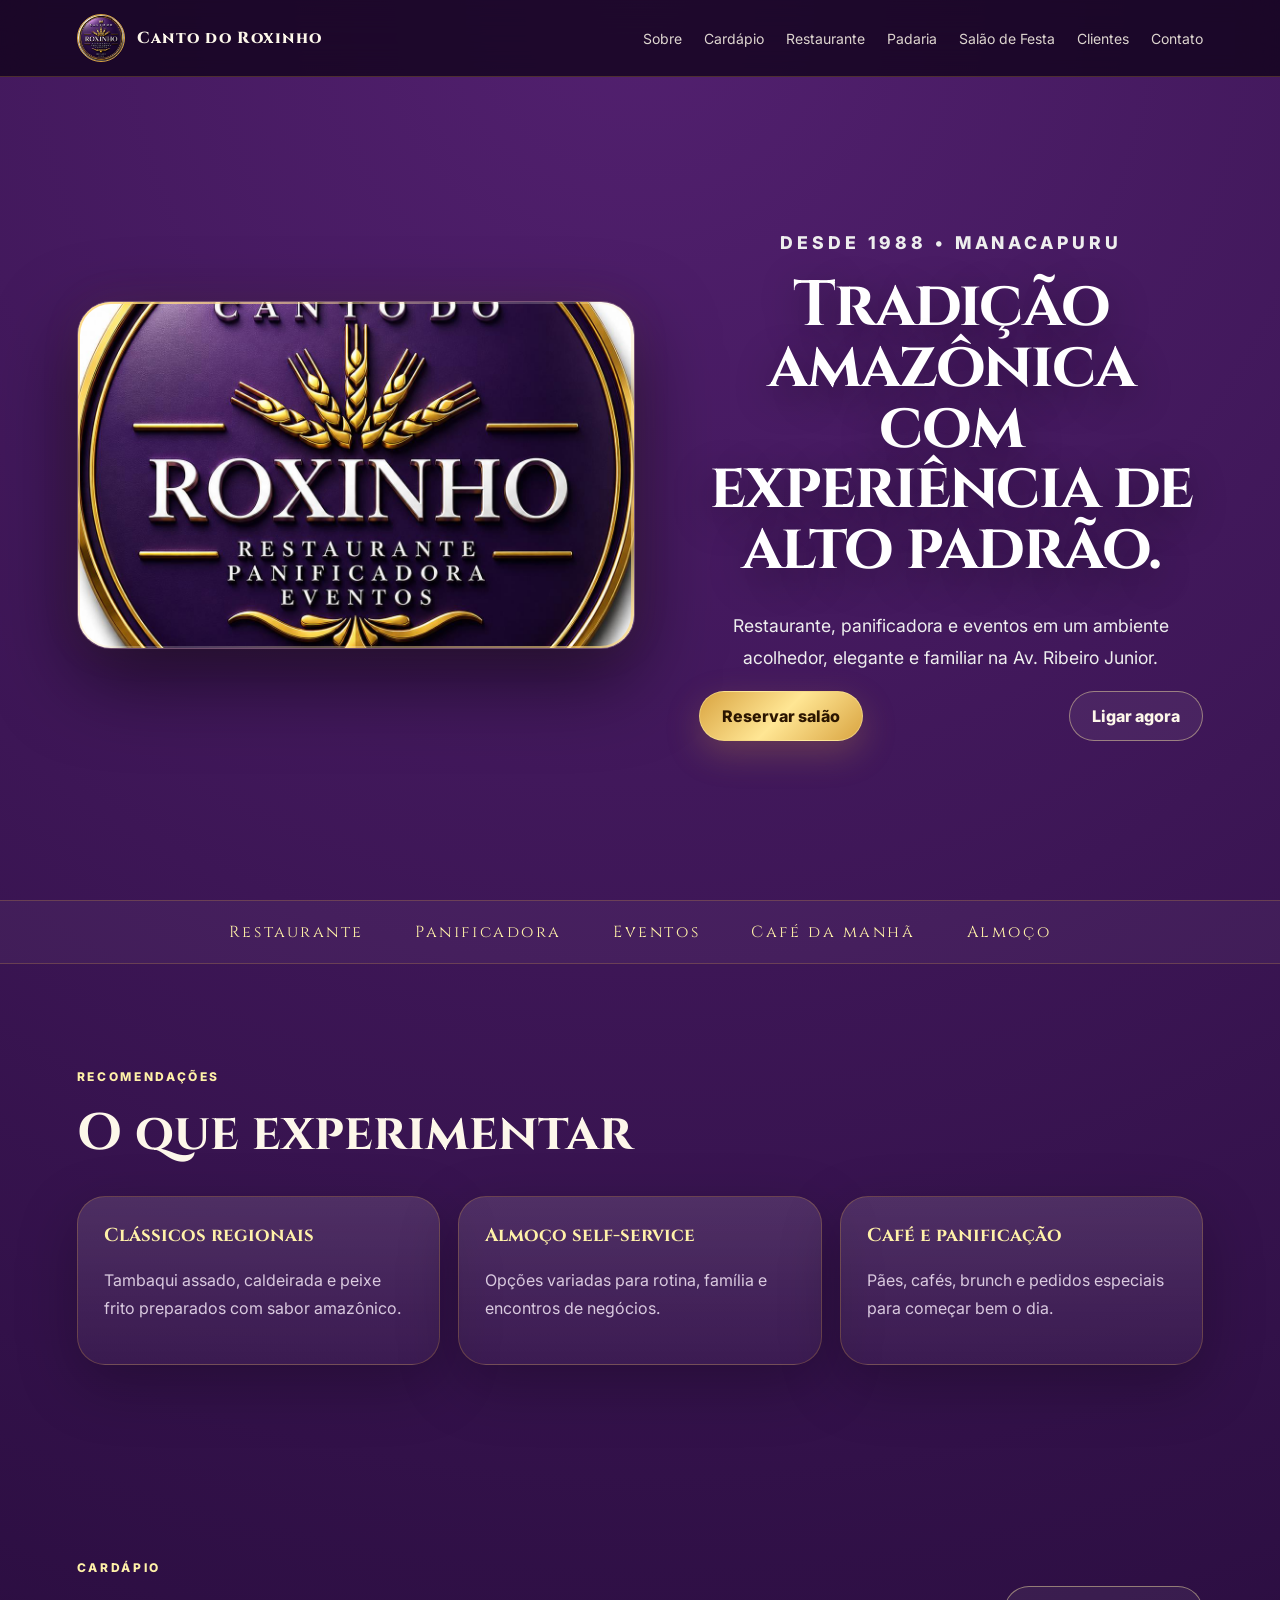
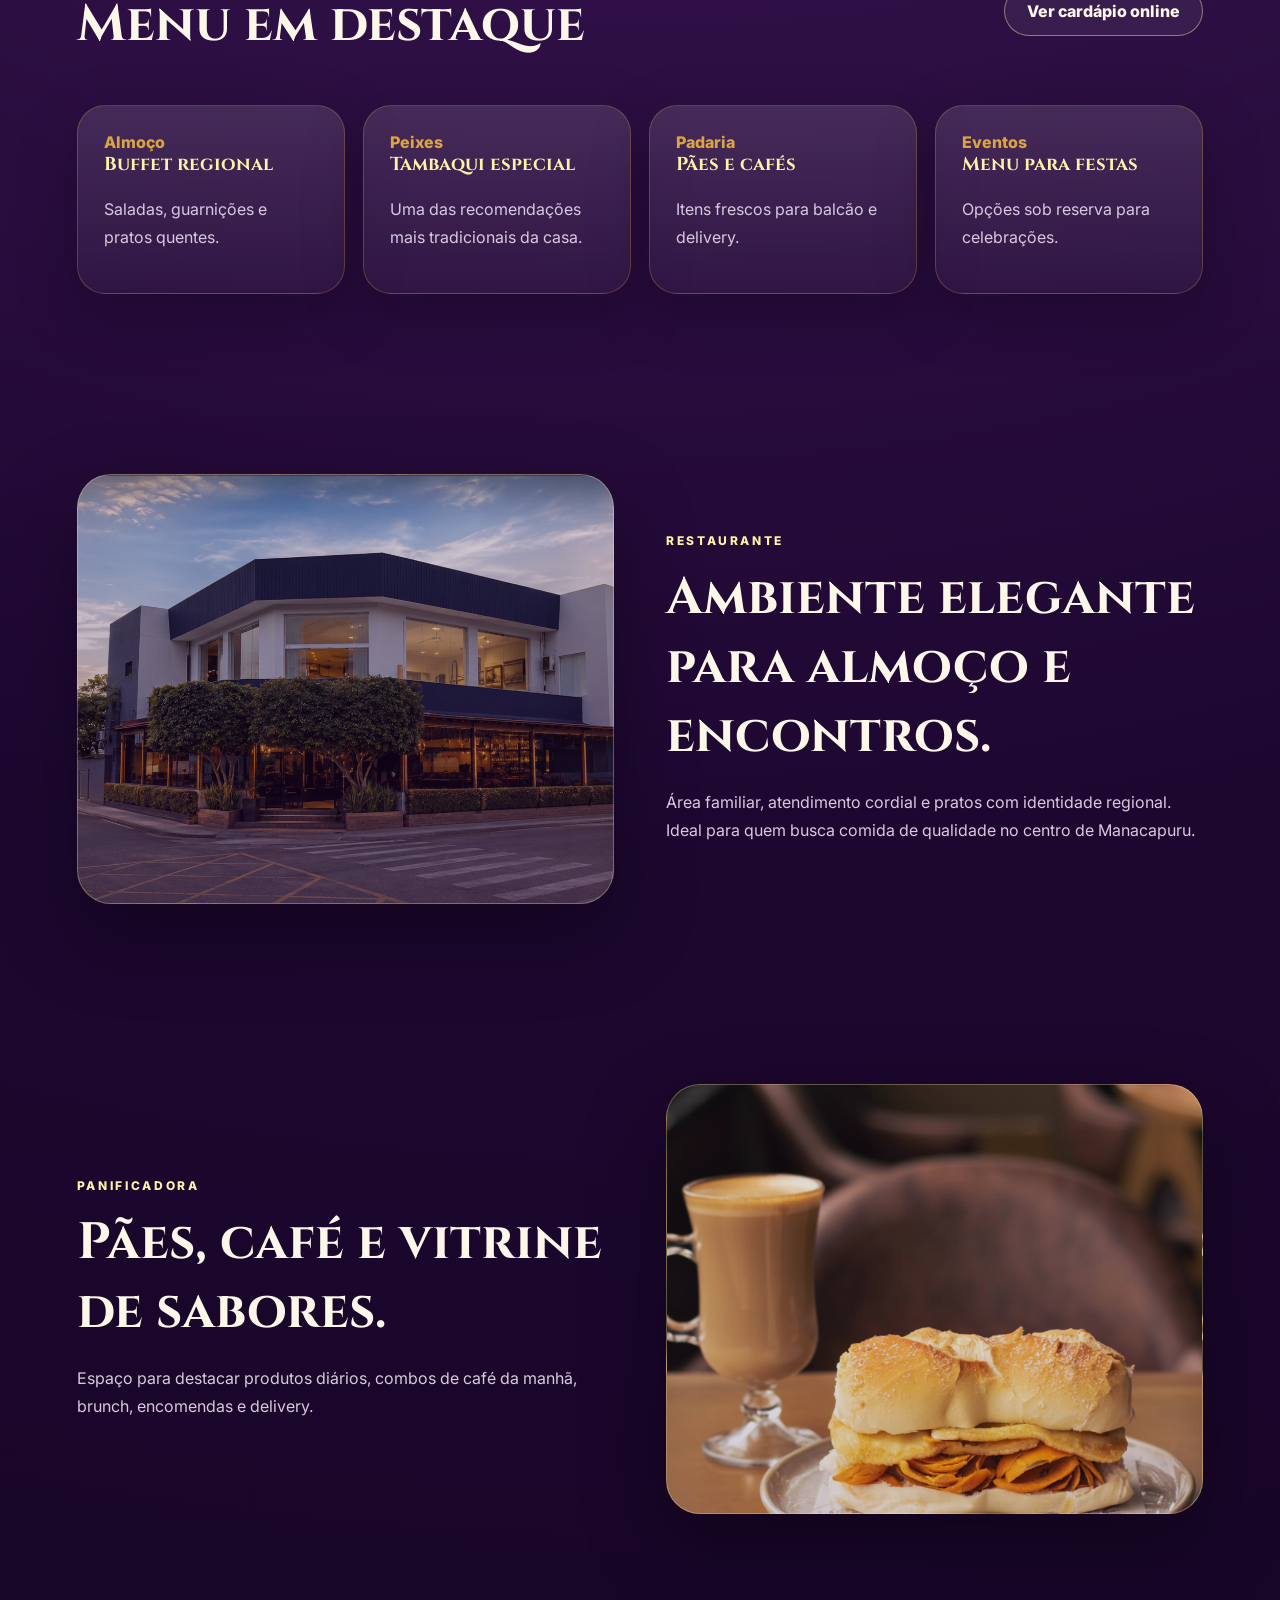
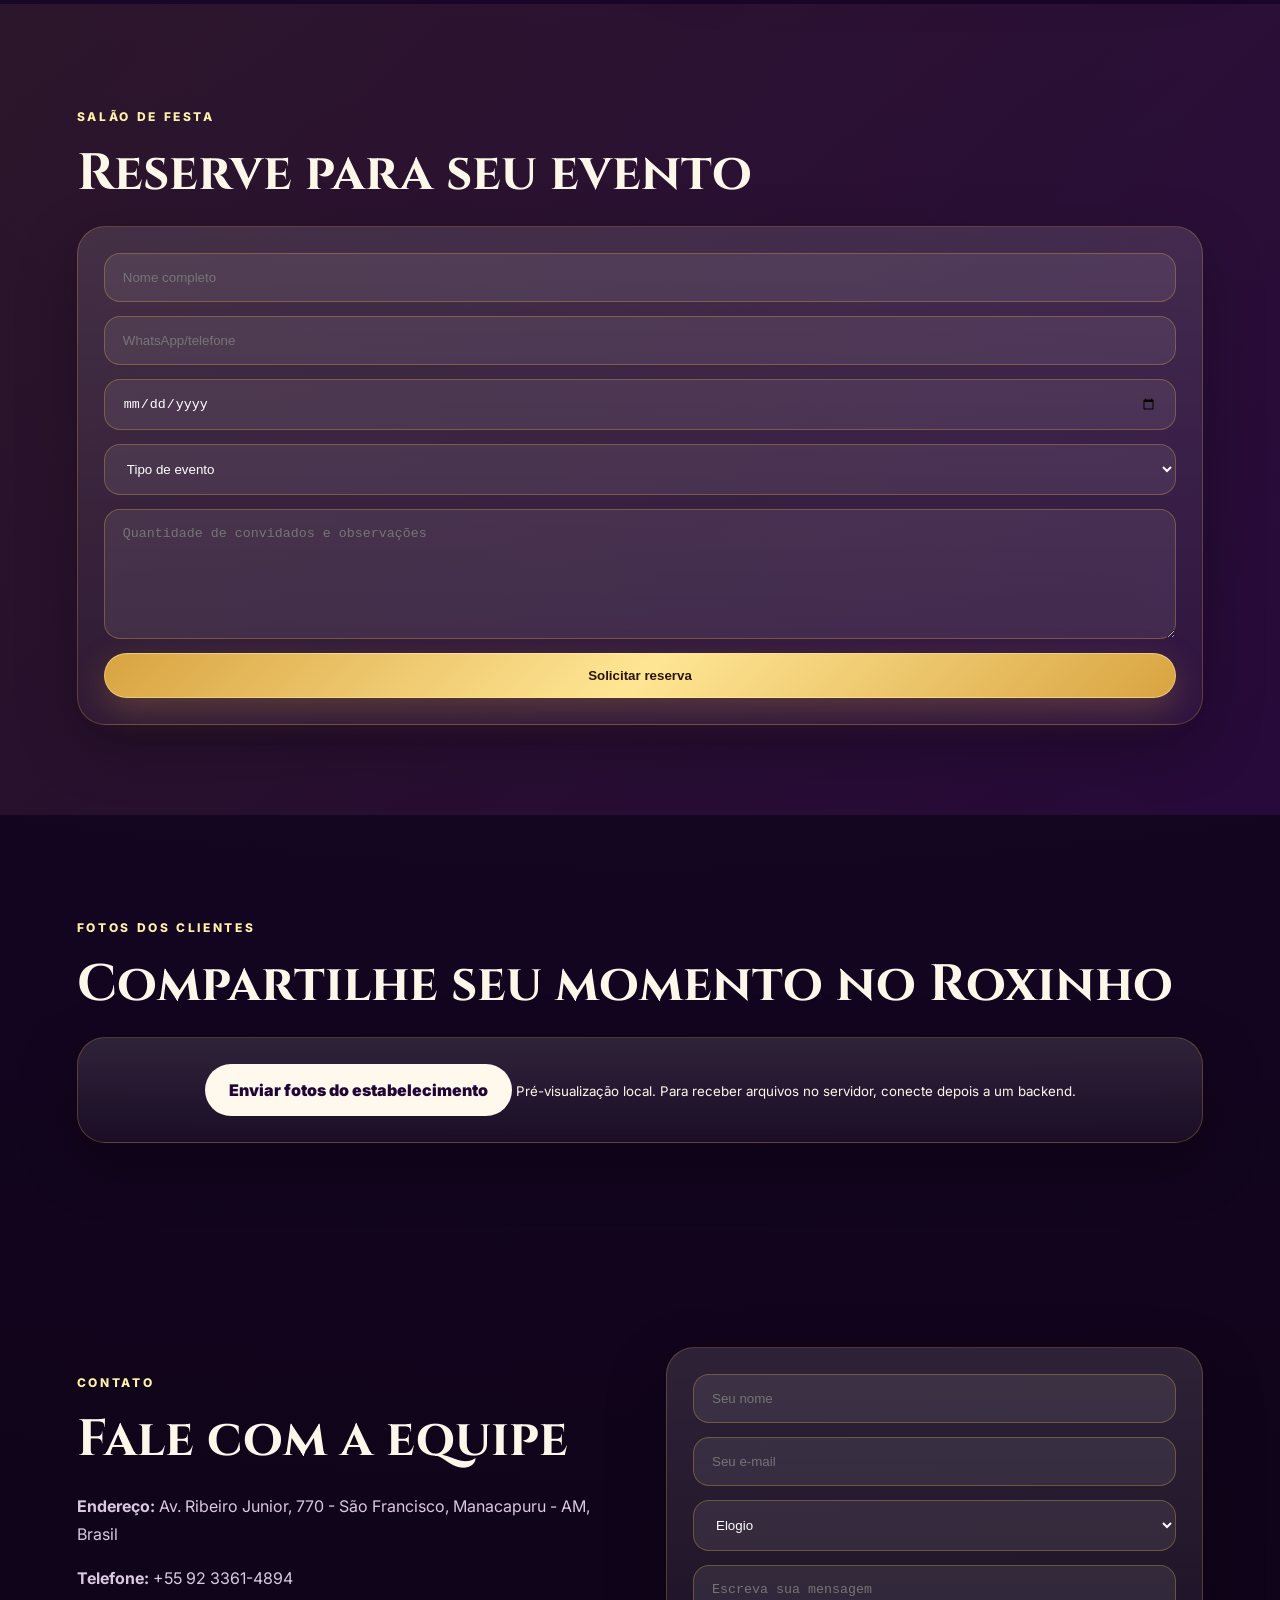
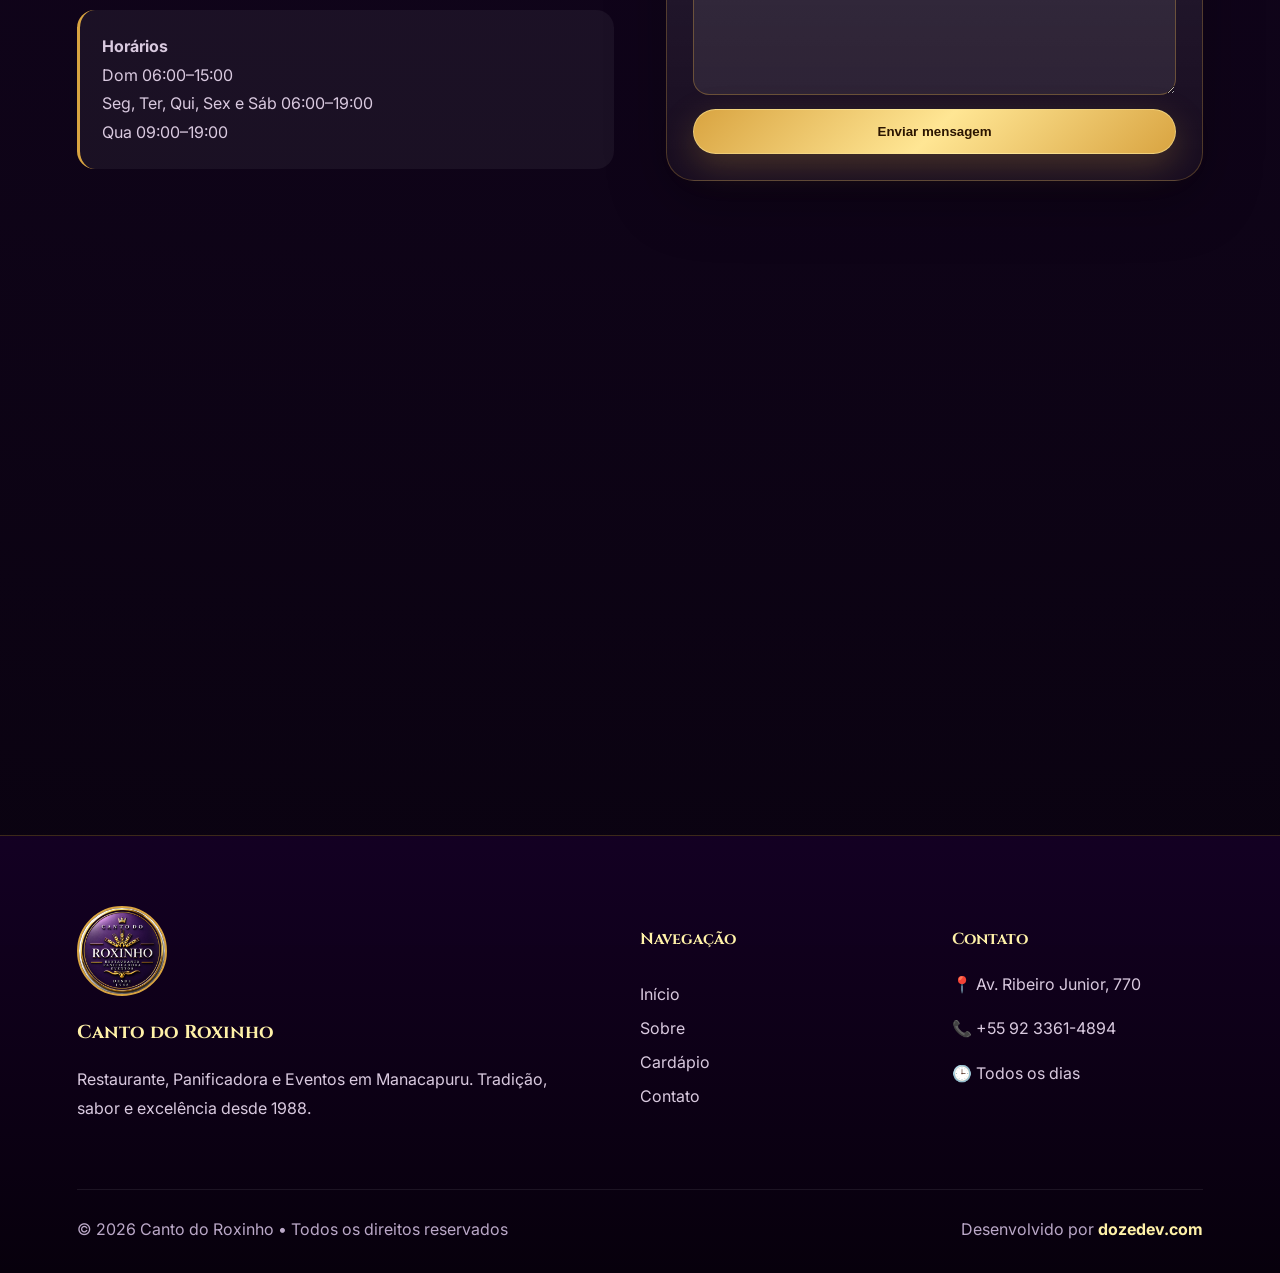
<file: index.html>
<!doctype html>
<html lang="pt-BR">
<head>
  <meta charset="utf-8" />
  <meta name="viewport" content="width=device-width, initial-scale=1" />
  <title>Canto do Roxinho | Restaurante, Panificadora e Eventos</title>
  <meta name="description" content="Canto do Roxinho em Manacapuru: restaurante, panificadora, eventos e reservas. Desde 1988." />
  <link rel="preconnect" href="https://fonts.googleapis.com">
  <link rel="preconnect" href="https://fonts.gstatic.com" crossorigin>
  <link href="https://fonts.googleapis.com/css2?family=Cinzel:wght@500;600;700;800&family=Inter:wght@400;500;600;700&display=swap" rel="stylesheet">
  <link rel="stylesheet" href="style.css" />
</head>
<body>
  <header class="topbar" id="inicio">
    <a class="brand" href="index.html" aria-label="Canto do Roxinho início">
      <img src="imagem/logo-roxinho.jpeg" alt="Logo Canto do Roxinho" />
      <span>Canto do Roxinho</span>
    </a>
    <button class="menu-toggle" aria-label="Abrir menu">☰</button>
    <nav class="nav">
      <a href="sobre.html">Sobre</a>
      <a href="cardapio.html">Cardápio</a>
      <a href="#restaurante">Restaurante</a>
      <a href="#padaria">Padaria</a>
      <a href="salao.html">Salão de Festa</a>
      <a href="#galeria">Clientes</a>
      <a href="contato.html">Contato</a>
    </nav>
  </header>

  <main>
    <section class="hero video">
      <div class="hero-media">
        <video src="imagem/logo-video.mp4" autoplay muted loop playsinline poster="imagem/logo-roxinho.jpeg"></video>
      </div>
      <div class="hero-content reveal">
        <p class="eyebrow">Desde 1988 • Manacapuru</p>
        <h1>Tradição amazônica com experiência de alto padrão.</h1>
        <p>Restaurante, panificadora e eventos em um ambiente acolhedor, elegante e familiar na Av. Ribeiro Junior.</p>
        <div class="actions">
          <a class="btn primary" href="#eventos">Reservar salão</a>
          <a class="btn ghost" href="tel:+559233614894">Ligar agora</a>
        </div>
      </div>
    </section>

    <section class="lux-strip">
      <span>Restaurante</span><span>Panificadora</span><span>Eventos</span><span>Café da manhã</span><span>Almoço</span>
    </section>

        <section class="section recommendations">
      <p class="eyebrow">Recomendações</p>
      <h2>O que experimentar</h2>
      <div class="cards">
        <article><h3>Clássicos regionais</h3><p>Tambaqui assado, caldeirada e peixe frito preparados com sabor amazônico.</p></article>
        <article><h3>Almoço self-service</h3><p>Opções variadas para rotina, família e encontros de negócios.</p></article>
        <article><h3>Café e panificação</h3><p>Pães, cafés, brunch e pedidos especiais para começar bem o dia.</p></article>
      </div>
    </section>

    <section id="cardapio" class="section menu-section">
      <div class="section-head">
        <div><p class="eyebrow">Cardápio</p><h2>Menu em destaque</h2></div>
        <a class="btn ghost" href="https://cantodoroxinho.menudino.com.br/" target="_blank" rel="noopener">Ver cardápio online</a>
      </div>
      <div class="menu-grid">
        <article><span>Almoço</span><h3>Buffet regional</h3><p>Saladas, guarnições e pratos quentes.</p></article>
        <article><span>Peixes</span><h3>Tambaqui especial</h3><p>Uma das recomendações mais tradicionais da casa.</p></article>
        <article><span>Padaria</span><h3>Pães e cafés</h3><p>Itens frescos para balcão e delivery.</p></article>
        <article><span>Eventos</span><h3>Menu para festas</h3><p>Opções sob reserva para celebrações.</p></article>
      </div>
    </section>

    <section id="restaurante" class="section feature right">
      <div class="photo-card restaurant-photo"></div>
      <div class="reveal"><p class="eyebrow">Restaurante</p><h2>Ambiente elegante para almoço e encontros.</h2><p>Área familiar, atendimento cordial e pratos com identidade regional. Ideal para quem busca comida de qualidade no centro de Manacapuru.</p></div>
    </section>

    <section id="padaria" class="section feature">
      <div class="reveal"><p class="eyebrow">Panificadora</p><h2>Pães, café e vitrine de sabores.</h2><p>Espaço para destacar produtos diários, combos de café da manhã, brunch, encomendas e delivery.</p></div>
      <div class="photo-card bakery-photo"></div>
    </section>

    <section id="eventos" class="section events">
      <div class="section-head"><div><p class="eyebrow">Salão de festa</p><h2>Reserve para seu evento</h2></div></div>
      <form class="form glass" name="reserva-evento">
        <input type="text" name="nome" placeholder="Nome completo" required>
        <input type="tel" name="telefone" placeholder="WhatsApp/telefone" required>
        <input type="date" name="data" required>
        <select name="tipo" required><option value="">Tipo de evento</option><option>Aniversário</option><option>Casamento</option><option>Corporativo</option><option>Confraternização</option></select>
        <textarea name="mensagem" placeholder="Quantidade de convidados e observações"></textarea>
        <button class="btn primary" type="submit">Solicitar reserva</button>
      </form>
    </section>

    <section id="galeria" class="section gallery">
      <p class="eyebrow">Fotos dos clientes</p>
      <h2>Compartilhe seu momento no Roxinho</h2>
      <div class="upload-box">
        <input id="fotoCliente" type="file" accept="image/*" multiple>
        <label for="fotoCliente">Enviar fotos do estabelecimento</label>
        <small>Pré-visualização local. Para receber arquivos no servidor, conecte depois a um backend.</small>
      </div>
      <div id="preview" class="preview-grid"></div>
    </section>

    <section id="contato" class="section contact grid-2">
      <div>
        <p class="eyebrow">Contato</p>
        <h2>Fale com a equipe</h2>
        <p><strong>Endereço:</strong> Av. Ribeiro Junior, 770 - São Francisco, Manacapuru - AM, Brasil</p>
        <p><strong>Telefone:</strong> <a href="tel:+559233614894">+55 92 3361-4894</a></p>
        <div class="hours"><strong>Horários</strong><br>Dom 06:00–15:00<br>Seg, Ter, Qui, Sex e Sáb 06:00–19:00<br>Qua 09:00–19:00</div>
      </div>
      <form class="form" name="elogios-reclamacoes">
        <input type="text" name="nome" placeholder="Seu nome" required>
        <input type="email" name="email" placeholder="Seu e-mail">
        <select name="categoria"><option>Elogio</option><option>Reclamação</option><option>Sugestão</option></select>
        <textarea name="mensagem" placeholder="Escreva sua mensagem" required></textarea>
        <button class="btn primary" type="submit">Enviar mensagem</button>
      </form>
    </section>

    <section class="map">
      <iframe title="Mapa Canto do Roxinho" loading="lazy" allowfullscreen referrerpolicy="no-referrer-when-downgrade" src="https://www.google.com/maps?q=Av.%20Ribeiro%20Junior%2C%20770%20-%20S%C3%A3o%20Francisco%2C%20Manacapuru%20-%20AM%2C%20Brasil&output=embed"></iframe>
    </section>
  </main>

  <!-- ==========================================
       FOOTER
  =========================================== -->

  <footer class="footer">

    <div class="footer-top">

      <div class="footer-brand">

        <img src="imagem/logo-roxinho.jpeg" alt="Canto do Roxinho" />

        <h3>Canto do Roxinho</h3>

        <p>
          Restaurante, Panificadora e Eventos em Manacapuru.
          Tradição, sabor e excelência desde 1988.
        </p>

      </div>

      <div class="footer-links">

        <h4>Navegação</h4>

        <a href="index.html">Início</a>
        <a href="sobre.html">Sobre</a>
        <a href="cardapio.html">Cardápio</a>
        <a href="contato.html">Contato</a>

      </div>

      <div class="footer-contact">

        <h4>Contato</h4>

        <p>📍 Av. Ribeiro Junior, 770</p>
        <p>📞 +55 92 3361-4894</p>
        <p>🕒 Todos os dias</p>

      </div>

    </div>

    <div class="footer-bottom">

      <p>
        © 2026 Canto do Roxinho • Todos os direitos reservados
      </p>

      <p class="dev">
        Desenvolvido por
        <a href="https://angelosantos824.github.io/usedoze/" target="_blank">
          dozedev.com
        </a>
      </p>

    </div>

  </footer>

  <script src="script.js"></script>
</body>
</html>
</file>
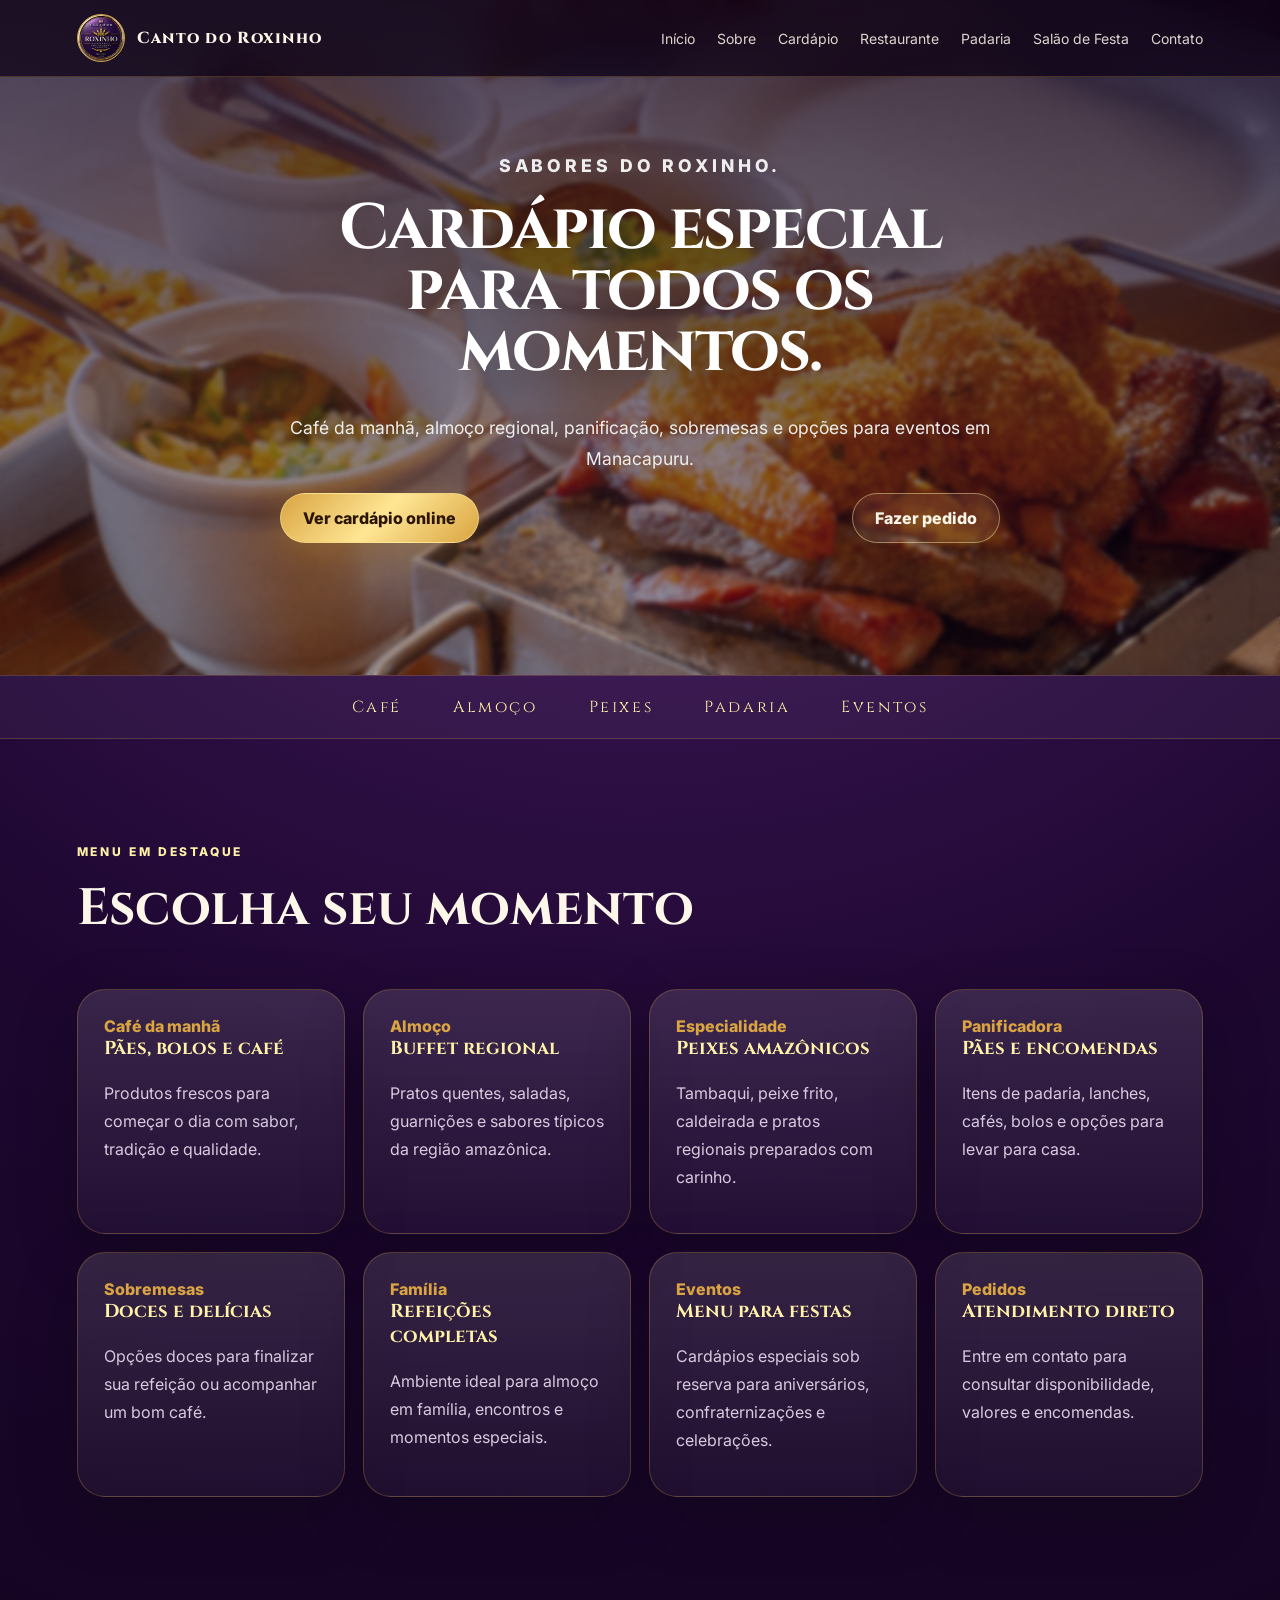
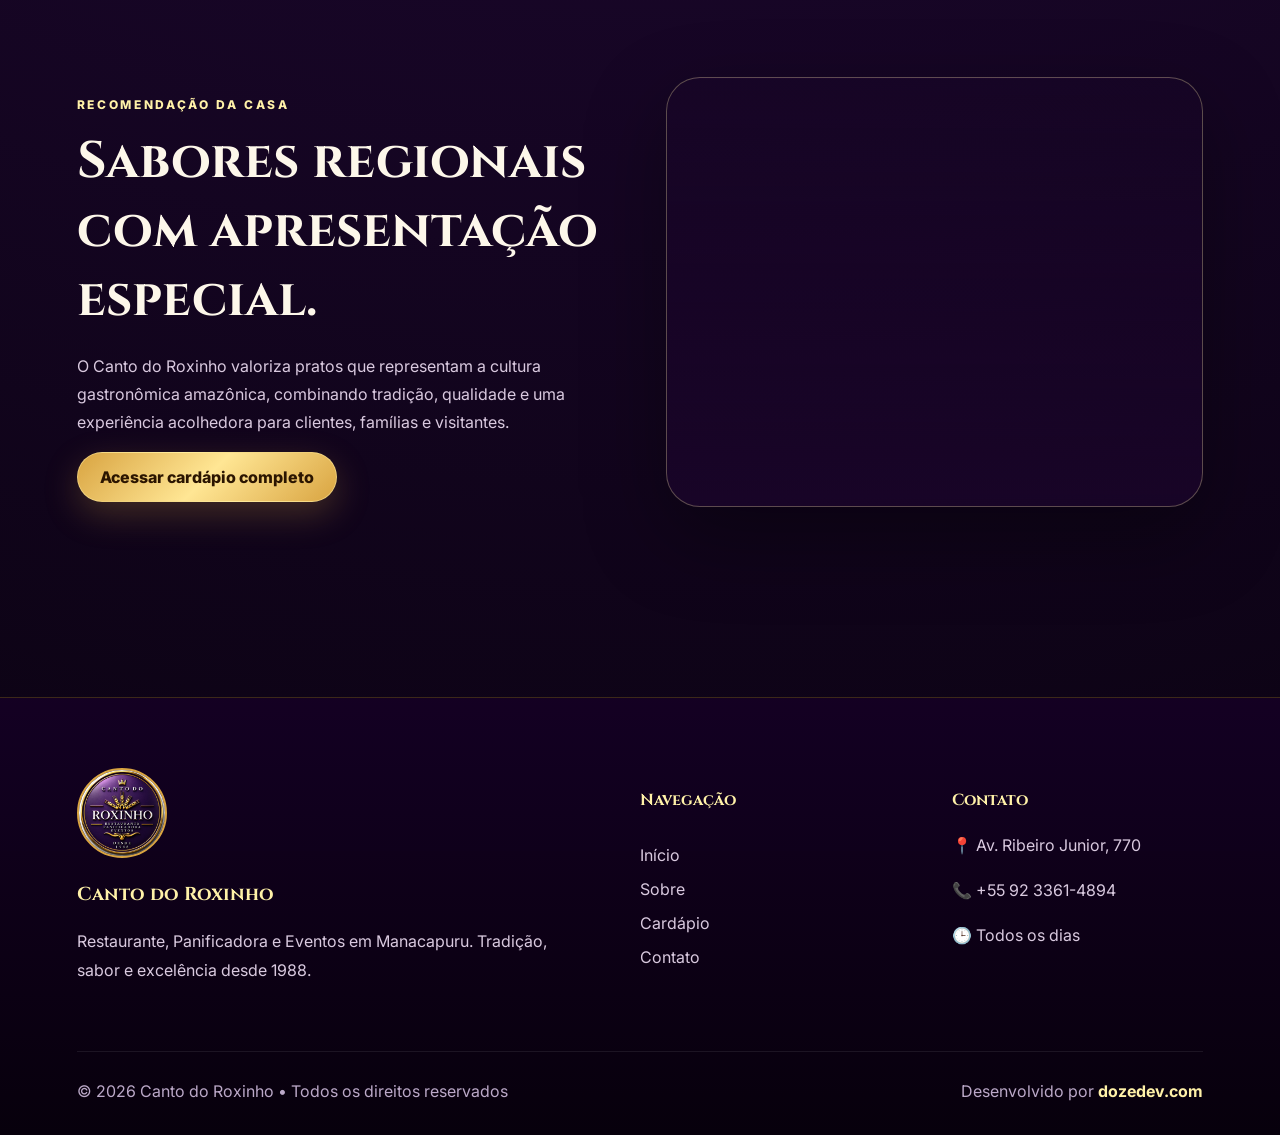
<file: cardapio.html>
<!doctype html>
<html lang="pt-BR">

<head>
  <meta charset="utf-8" />
  <meta name="viewport" content="width=device-width, initial-scale=1" />

  <title>Cardápio | Canto do Roxinho</title>

  <meta name="description"
    content="Cardápio do Canto do Roxinho: restaurante, panificadora, café da manhã, almoço regional e eventos em Manacapuru." />

  <link rel="preconnect" href="https://fonts.googleapis.com">
  <link rel="preconnect" href="https://fonts.gstatic.com" crossorigin>

  <link
    href="https://fonts.googleapis.com/css2?family=Cinzel:wght@500;600;700;800&family=Inter:wght@400;500;600;700&display=swap"
    rel="stylesheet">

  <link rel="stylesheet" href="style.css" />
</head>

<body>

  <header class="topbar" id="inicio">

    <a class="brand" href="index.html" aria-label="Canto do Roxinho início">
      <img src="imagem/logo-roxinho.jpeg" alt="Logo Canto do Roxinho" />
      <span>Canto do Roxinho</span>
    </a>

    <button class="menu-toggle" aria-label="Abrir menu">☰</button>

    <nav class="nav">
      <a href="index.html">Início</a>
      <a href="sobre.html">Sobre</a>
      <a href="cardapio.html">Cardápio</a>
      <a href="#restaurante">Restaurante</a>
      <a href="#padaria">Padaria</a>
      <a href="salao.html">Salão de Festa</a>
      <a href="contato.html">Contato</a>
    </nav>

  </header>

  <main>

    <section class="page-hero cardapio-hero">

      <div class="overlay"></div>

      <div class="hero-content reveal">
        <p class="eyebrow">Sabores do Roxinho.</p>

        <h1>Cardápio especial para todos os momentos.</h1>

        <p>
          Café da manhã, almoço regional, panificação, sobremesas
          e opções para eventos em Manacapuru.
        </p>

        <div class="actions">
          <a class="btn primary" href="https://cantodoroxinho.menudino.com.br/" target="_blank">
            Ver cardápio online
          </a>

          <a class="btn ghost" href="tel:+559233614894">
            Fazer pedido
          </a>
        </div>
      </div>

    </section>

    <section class="lux-strip">
      <span>Café</span>
      <span>Almoço</span>
      <span>Peixes</span>
      <span>Padaria</span>
      <span>Eventos</span>
    </section>

    <section class="section menu-page">

      <div class="section-head">
        <div>
          <p class="eyebrow">Menu em destaque</p>
          <h2>Escolha seu momento</h2>
        </div>
      </div>

      <div class="menu-grid menu-cardapio">

        <article>
          <span>Café da manhã</span>
          <h3>Pães, bolos e café</h3>
          <p>
            Produtos frescos para começar o dia com sabor,
            tradição e qualidade.
          </p>
        </article>

        <article>
          <span>Almoço</span>
          <h3>Buffet regional</h3>
          <p>
            Pratos quentes, saladas, guarnições e sabores
            típicos da região amazônica.
          </p>
        </article>

        <article>
          <span>Especialidade</span>
          <h3>Peixes amazônicos</h3>
          <p>
            Tambaqui, peixe frito, caldeirada e pratos regionais
            preparados com carinho.
          </p>
        </article>

        <article>
          <span>Panificadora</span>
          <h3>Pães e encomendas</h3>
          <p>
            Itens de padaria, lanches, cafés, bolos e opções
            para levar para casa.
          </p>
        </article>

        <article>
          <span>Sobremesas</span>
          <h3>Doces e delícias</h3>
          <p>
            Opções doces para finalizar sua refeição ou acompanhar
            um bom café.
          </p>
        </article>

        <article>
          <span>Família</span>
          <h3>Refeições completas</h3>
          <p>
            Ambiente ideal para almoço em família, encontros
            e momentos especiais.
          </p>
        </article>

        <article>
          <span>Eventos</span>
          <h3>Menu para festas</h3>
          <p>
            Cardápios especiais sob reserva para aniversários,
            confraternizações e celebrações.
          </p>
        </article>

        <article>
          <span>Pedidos</span>
          <h3>Atendimento direto</h3>
          <p>
            Entre em contato para consultar disponibilidade,
            valores e encomendas.
          </p>
        </article>

      </div>

    </section>

    <section class="section grid-2 cardapio-destaque">

      <div class="reveal">
        <p class="eyebrow">Recomendação da casa</p>

        <h2>Sabores regionais com apresentação especial.</h2>

        <p>
          O Canto do Roxinho valoriza pratos que representam
          a cultura gastronômica amazônica, combinando tradição,
          qualidade e uma experiência acolhedora para clientes,
          famílias e visitantes.
        </p>

        <div class="actions">
          <a class="btn primary" href="https://cantodoroxinho.menudino.com.br/" target="_blank">
            Acessar cardápio completo
          </a>
        </div>
      </div>

      <div class="photo-card cardapio-photo"></div>

    </section>

  </main>

  <footer class="footer">

    <div class="footer-top">

      <div class="footer-brand">
        <img src="imagem/logo-roxinho.jpeg" alt="Canto do Roxinho" />

        <h3>Canto do Roxinho</h3>

        <p>
          Restaurante, Panificadora e Eventos em Manacapuru.
          Tradição, sabor e excelência desde 1988.
        </p>
      </div>

      <div class="footer-links">
        <h4>Navegação</h4>

        <a href="index.html">Início</a>
        <a href="sobre.html">Sobre</a>
        <a href="cardapio.html">Cardápio</a>
        <a href="contato.html">Contato</a>
      </div>

      <div class="footer-contact">
        <h4>Contato</h4>

        <p>📍 Av. Ribeiro Junior, 770</p>
        <p>📞 +55 92 3361-4894</p>
        <p>🕒 Todos os dias</p>
      </div>

    </div>

    <div class="footer-bottom">

      <p>© 2026 Canto do Roxinho • Todos os direitos reservados</p>

      <p class="dev">
        Desenvolvido por
        <a href="https://angelosantos824.github.io/usedoze/" target="_blank">
          dozedev.com
        </a>
      </p>

    </div>

  </footer>

  <script src="script.js"></script>

</body>

</html>
</file>
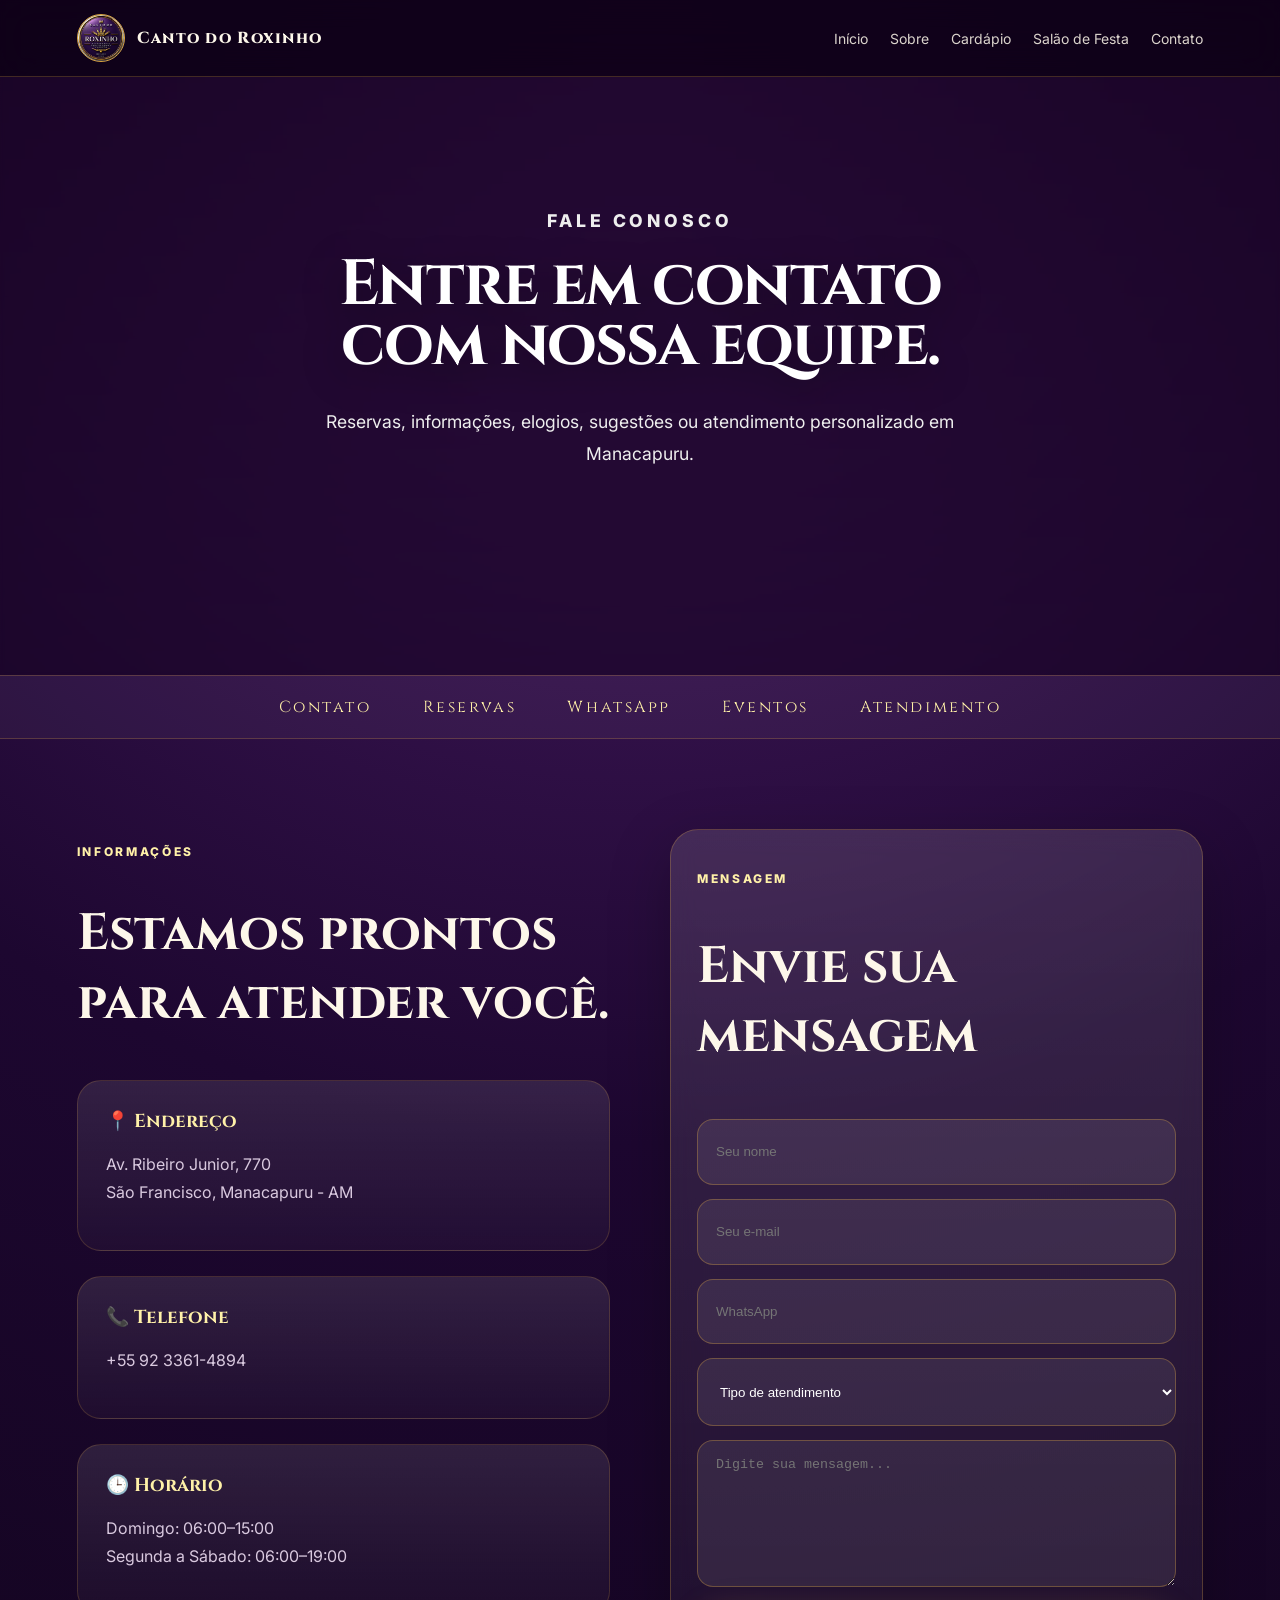
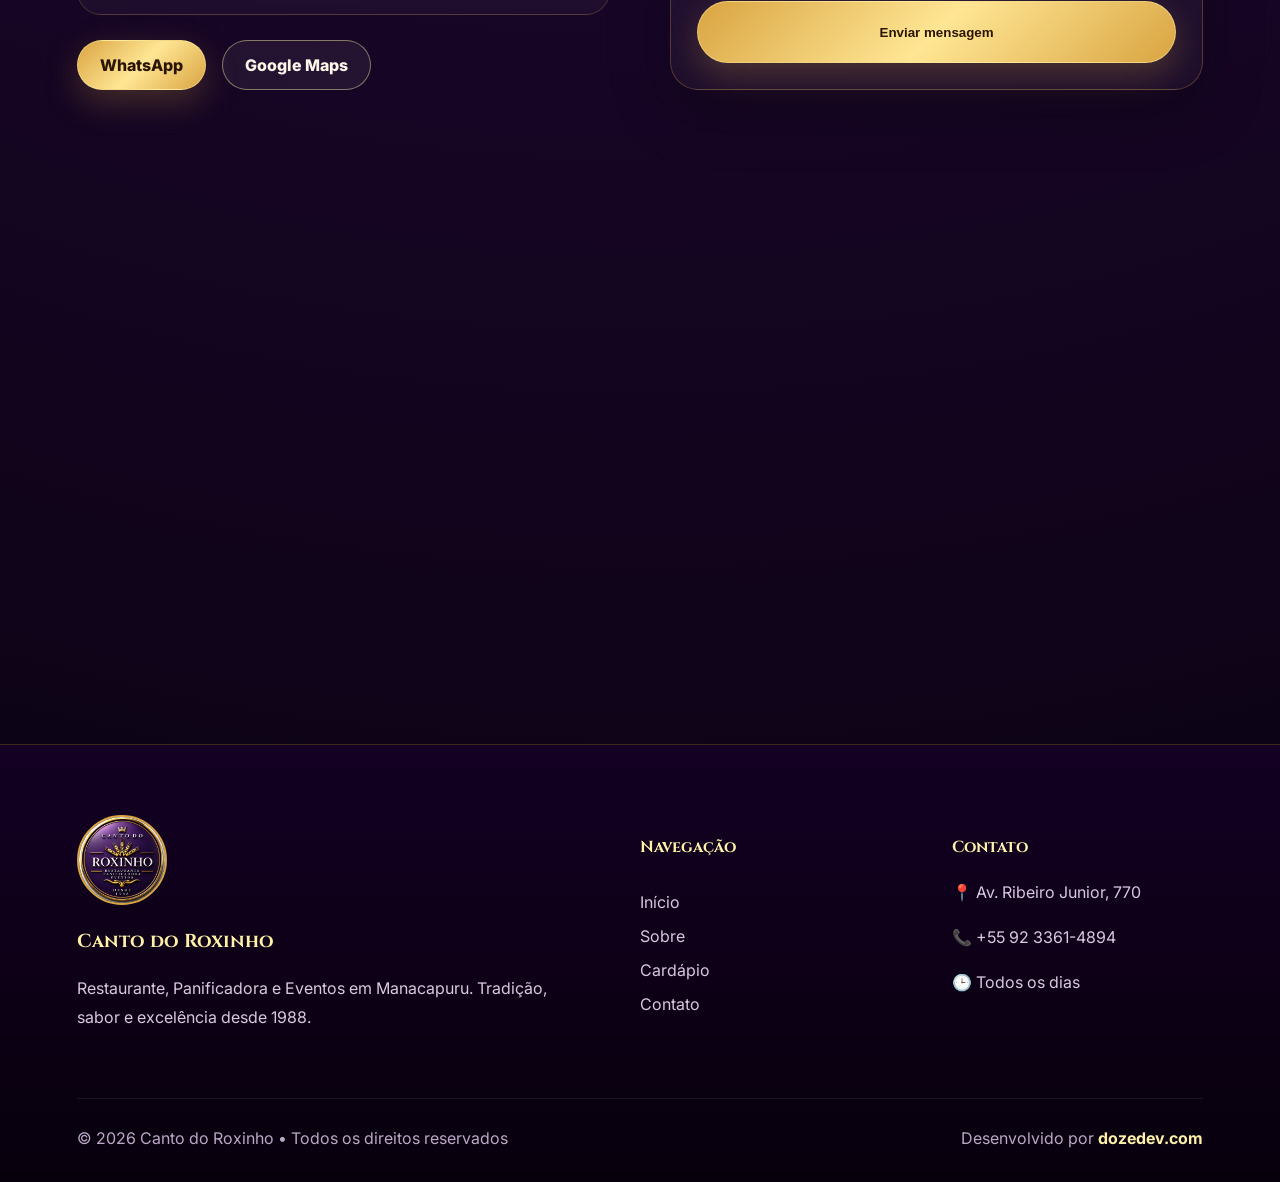
<file: contato.html>
<!doctype html>
<html lang="pt-BR">

<head>
  <meta charset="utf-8" />
  <meta name="viewport" content="width=device-width, initial-scale=1" />

  <title>Contato | Canto do Roxinho</title>

  <meta name="description"
    content="Entre em contato com o Canto do Roxinho em Manacapuru. Reservas, elogios, sugestões e informações." />

  <link rel="preconnect" href="https://fonts.googleapis.com">
  <link rel="preconnect" href="https://fonts.gstatic.com" crossorigin>

  <link
    href="https://fonts.googleapis.com/css2?family=Cinzel:wght@500;600;700;800&family=Inter:wght@400;500;600;700&display=swap"
    rel="stylesheet">

  <link rel="stylesheet" href="style.css" />
</head>

<body>

  <!-- HEADER -->

  <header class="topbar">

    <a class="brand" href="index.html">
      <img src="imagem/logo-roxinho.jpeg" alt="Logo Canto do Roxinho" />
      <span>Canto do Roxinho</span>
    </a>

    <button class="menu-toggle">☰</button>

    <nav class="nav">
      <a href="index.html">Início</a>
      <a href="sobre.html">Sobre</a>
      <a href="cardapio.html">Cardápio</a>
      <a href="salao.html">Salão de Festa</a>
      <a href="contato.html">Contato</a>
    </nav>

  </header>

  <!-- MAIN -->

  <main>

    <!-- HERO -->

    <section class="page-hero contato-hero">

      <div class="overlay"></div>

      <div class="hero-content reveal">

        <p class="eyebrow">Fale conosco</p>

        <h1>Entre em contato com nossa equipe.</h1>

        <p>
          Reservas, informações, elogios, sugestões ou atendimento
          personalizado em Manacapuru.
        </p>

      </div>

    </section>

    <!-- STRIP -->

    <section class="lux-strip">
      <span>Contato</span>
      <span>Reservas</span>
      <span>WhatsApp</span>
      <span>Eventos</span>
      <span>Atendimento</span>
    </section>

    <!-- CONTATO -->

    <section class="section contato-grid">

      <!-- INFO -->

      <div class="contact-info reveal">

        <p class="eyebrow">Informações</p>

        <h2>Estamos prontos para atender você.</h2>

        <div class="info-card">

          <h3>📍 Endereço</h3>

          <p>
            Av. Ribeiro Junior, 770<br>
            São Francisco, Manacapuru - AM
          </p>

        </div>

        <div class="info-card">

          <h3>📞 Telefone</h3>

          <p>
            <a href="tel:+559233614894">
              +55 92 3361-4894
            </a>
          </p>

        </div>

        <div class="info-card">

          <h3>🕒 Horário</h3>

          <p>
            Domingo: 06:00–15:00<br>
            Segunda a Sábado: 06:00–19:00
          </p>

        </div>

        <div class="social-buttons">

          <a class="btn primary"
            href="https://wa.me/559233614894"
            target="_blank">

            WhatsApp

          </a>

          <a class="btn ghost"
            href="https://www.google.com/maps?q=Av.+Ribeiro+Junior,+770+Manacapuru"
            target="_blank">

            Google Maps

          </a>

        </div>

      </div>

      <!-- FORM -->

      <form class="form contato-form reveal">

        <p class="eyebrow">Mensagem</p>

        <h2>Envie sua mensagem</h2>

        <input
          type="text"
          placeholder="Seu nome"
          required>

        <input
          type="email"
          placeholder="Seu e-mail">

        <input
          type="tel"
          placeholder="WhatsApp">

        <select required>

          <option value="">
            Tipo de atendimento
          </option>

          <option>
            Reserva
          </option>

          <option>
            Elogio
          </option>

          <option>
            Reclamação
          </option>

          <option>
            Evento
          </option>

          <option>
            Sugestão
          </option>

        </select>

        <textarea
          placeholder="Digite sua mensagem..."
          required></textarea>

        <button class="btn primary" type="submit">
          Enviar mensagem
        </button>

      </form>

    </section>

    <!-- MAPA -->

    <section class="map reveal">

      <iframe
        title="Mapa Canto do Roxinho"
        loading="lazy"
        allowfullscreen
        referrerpolicy="no-referrer-when-downgrade"
        src="https://www.google.com/maps?q=Av.%20Ribeiro%20Junior%2C%20770%20-%20S%C3%A3o%20Francisco%2C%20Manacapuru%20-%20AM&output=embed">
      </iframe>

    </section>

  </main>

  <!-- FOOTER -->

  <footer class="footer">

    <div class="footer-top">

      <div class="footer-brand">

        <img src="imagem/logo-roxinho.jpeg" alt="Canto do Roxinho" />

        <h3>Canto do Roxinho</h3>

        <p>
          Restaurante, Panificadora e Eventos em Manacapuru.
          Tradição, sabor e excelência desde 1988.
        </p>

      </div>

      <div class="footer-links">

        <h4>Navegação</h4>

        <a href="index.html">Início</a>
        <a href="sobre.html">Sobre</a>
        <a href="cardapio.html">Cardápio</a>
        <a href="contato.html">Contato</a>

      </div>

      <div class="footer-contact">

        <h4>Contato</h4>

        <p>📍 Av. Ribeiro Junior, 770</p>
        <p>📞 +55 92 3361-4894</p>
        <p>🕒 Todos os dias</p>

      </div>

    </div>

    <div class="footer-bottom">

      <p>
        © 2026 Canto do Roxinho • Todos os direitos reservados
      </p>

      <p class="dev">
        Desenvolvido por
        <a href="https://angelosantos824.github.io/usedoze/" target="_blank">
          dozedev.com
        </a>
      </p>

    </div>

  </footer>

  <script src="script.js"></script>

</body>

</html>
</file>
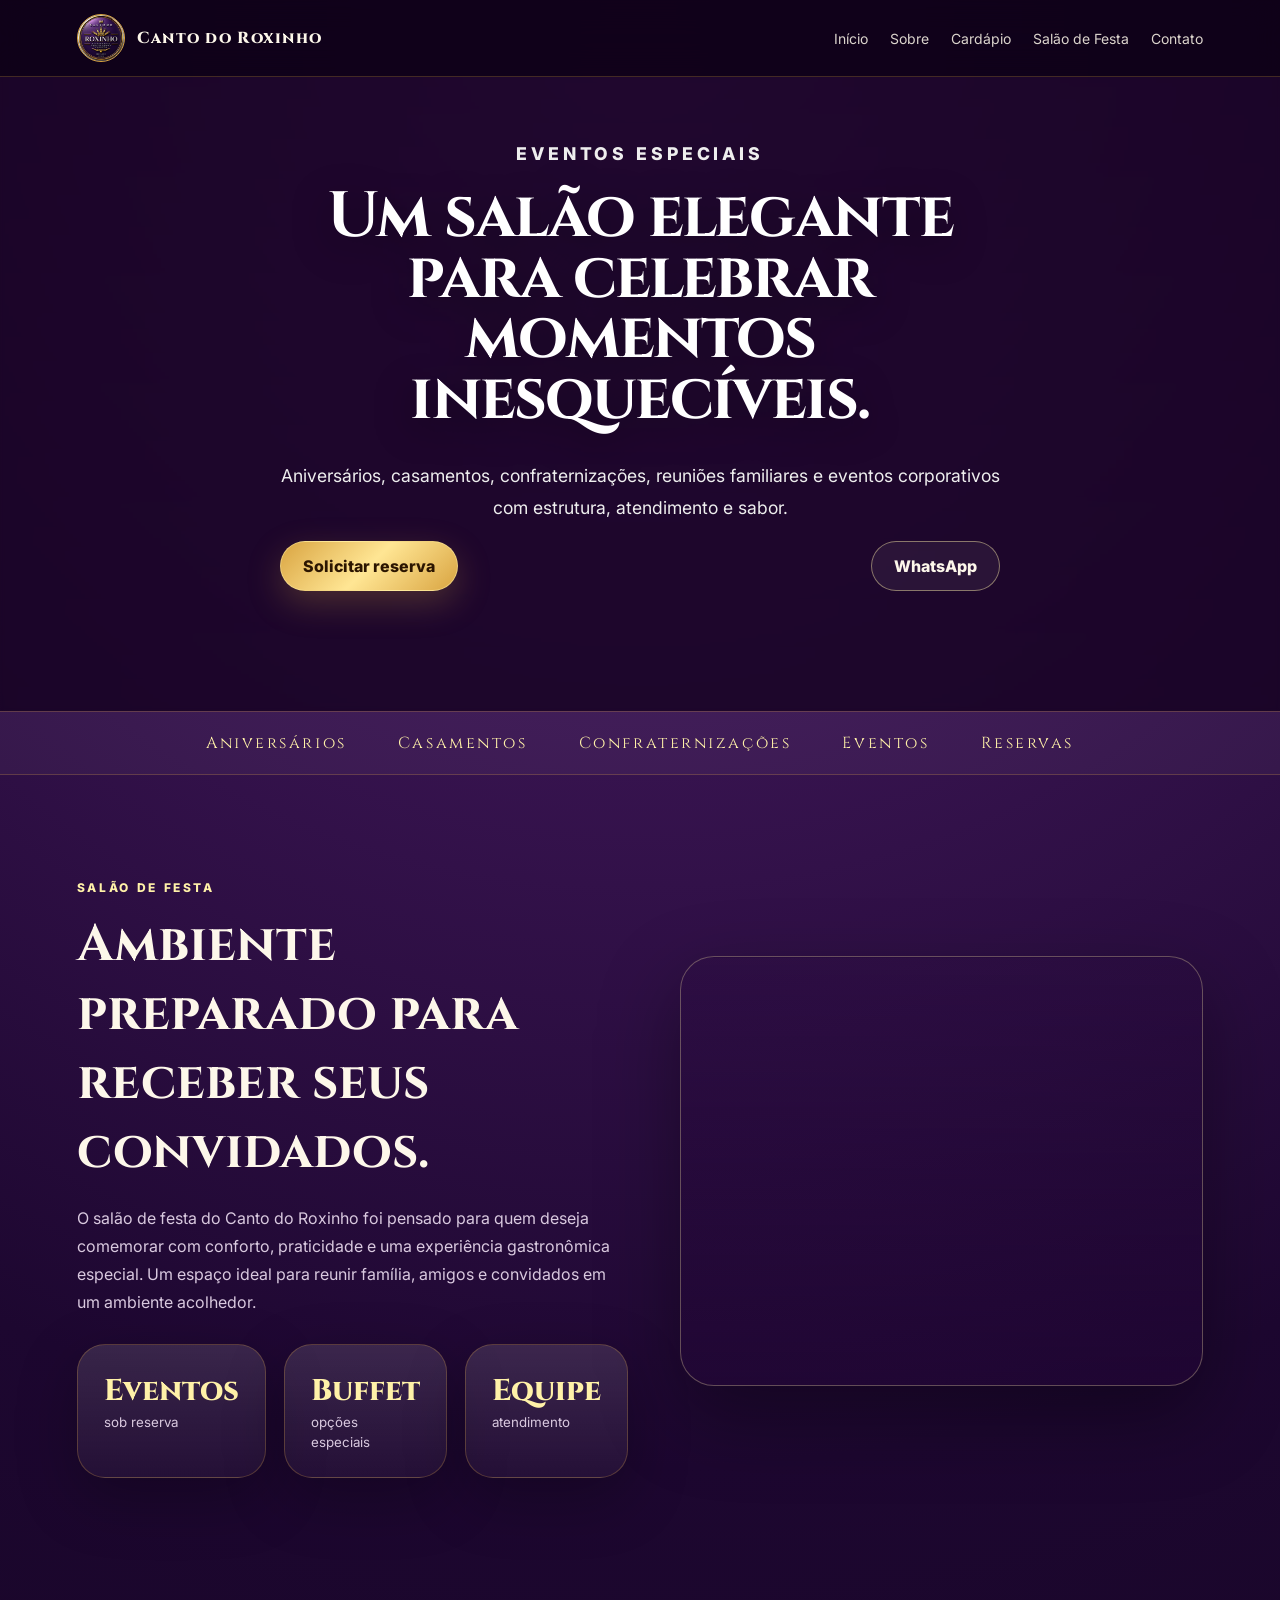
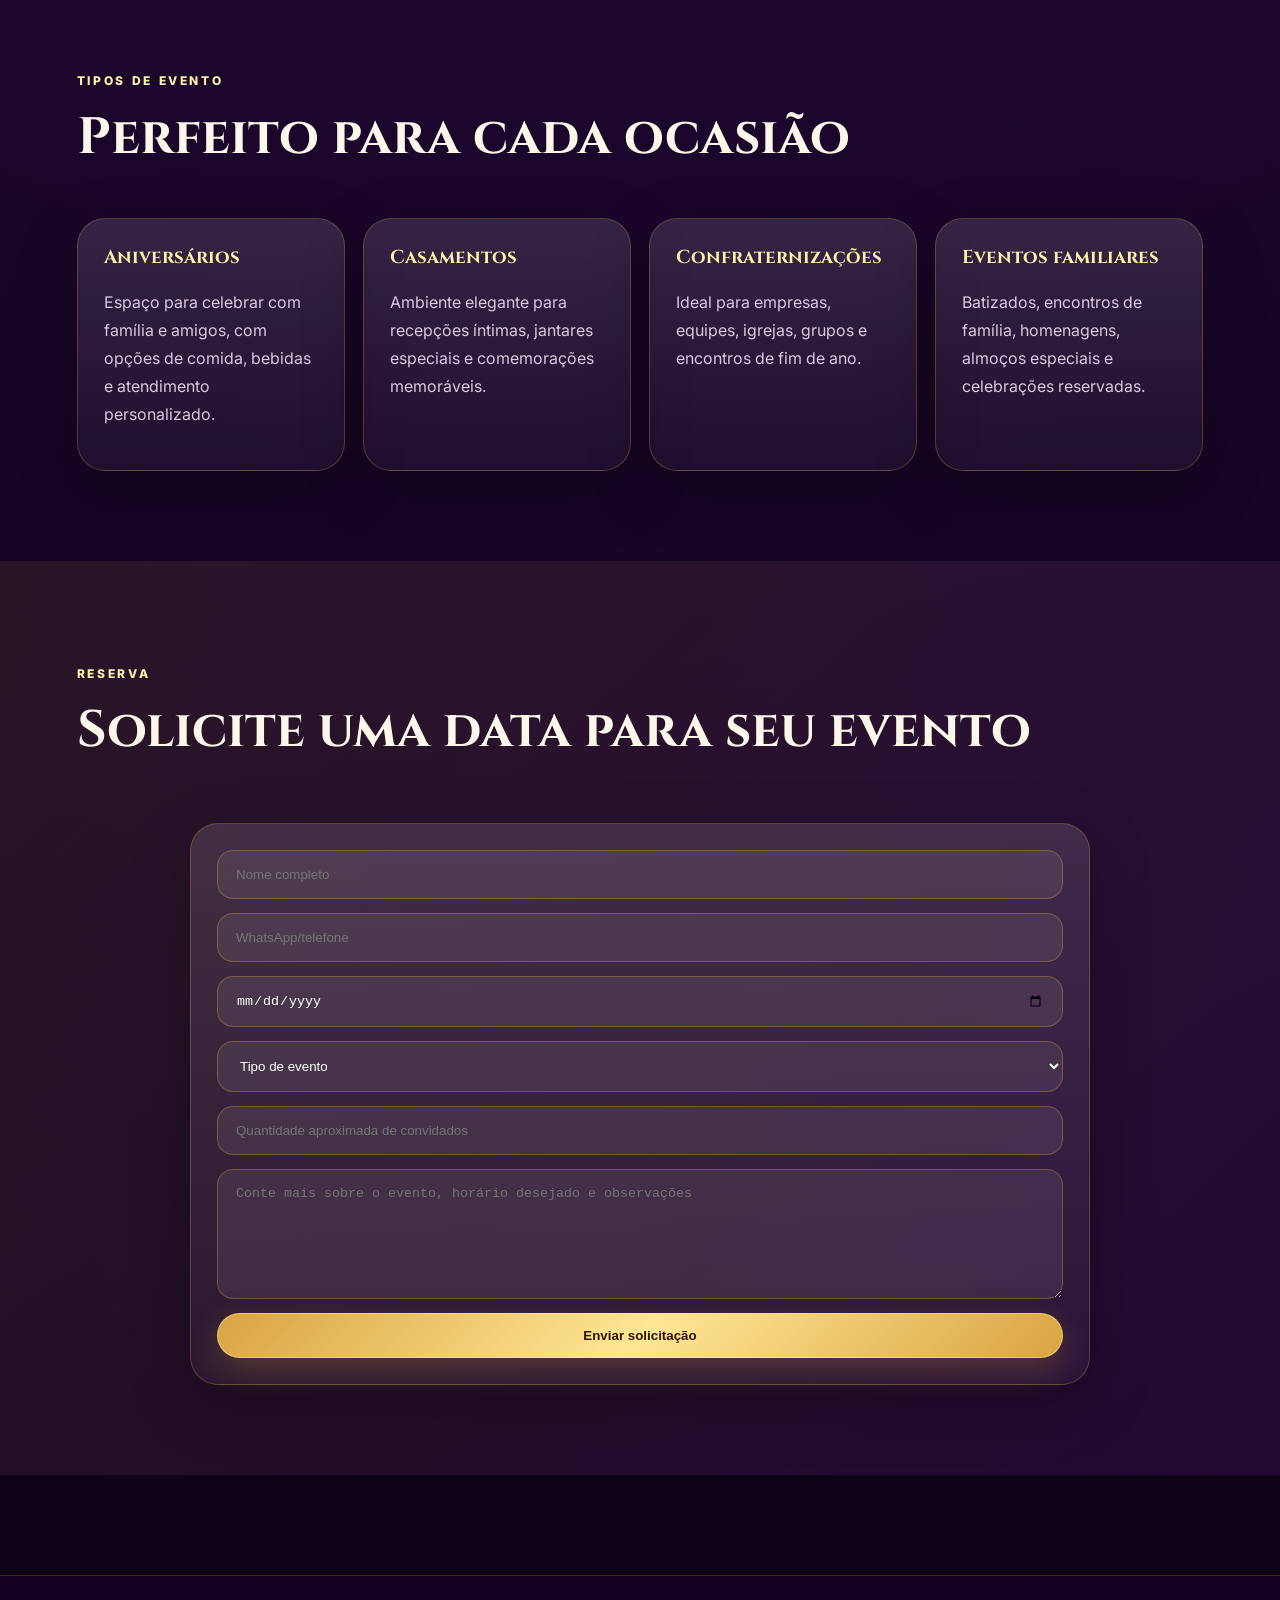
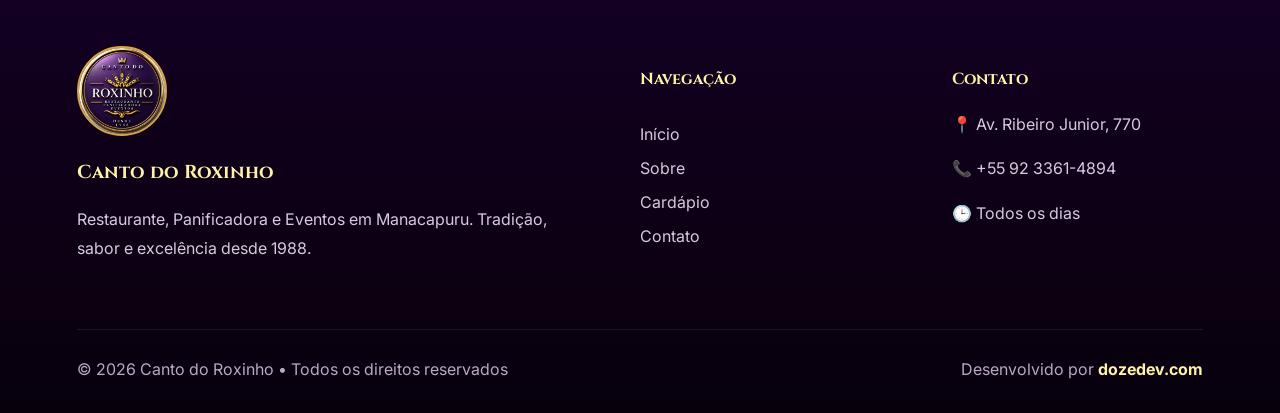
<file: salao.html>
<!doctype html>
<html lang="pt-BR">

<head>
  <meta charset="utf-8" />
  <meta name="viewport" content="width=device-width, initial-scale=1" />

  <title>Salão de Festa | Canto do Roxinho</title>

  <meta name="description"
    content="Reserve o salão de festa do Canto do Roxinho em Manacapuru para aniversários, casamentos, confraternizações e eventos." />

  <link rel="preconnect" href="https://fonts.googleapis.com">
  <link rel="preconnect" href="https://fonts.gstatic.com" crossorigin>

  <link
    href="https://fonts.googleapis.com/css2?family=Cinzel:wght@500;600;700;800&family=Inter:wght@400;500;600;700&display=swap"
    rel="stylesheet">

  <link rel="stylesheet" href="style.css" />
</head>

<body>

  <header class="topbar">
    <a class="brand" href="index.html">
      <img src="imagem/logo-roxinho.jpeg" alt="Logo Canto do Roxinho" />
      <span>Canto do Roxinho</span>
    </a>

    <button class="menu-toggle">☰</button>

    <nav class="nav">
      <a href="index.html">Início</a>
      <a href="sobre.html">Sobre</a>
      <a href="cardapio.html">Cardápio</a>
      <a href="salao.html">Salão de Festa</a>
      <a href="contato.html">Contato</a>
    </nav>
  </header>

  <main>

    <section class="page-hero salao-hero">
      <div class="overlay"></div>

      <div class="hero-content reveal">
        <p class="eyebrow">Eventos especiais</p>
        <h1>Um salão elegante para celebrar momentos inesquecíveis.</h1>

        <p>
          Aniversários, casamentos, confraternizações, reuniões familiares
          e eventos corporativos com estrutura, atendimento e sabor.
        </p>

        <div class="actions">
          <a class="btn primary" href="#reserva">Solicitar reserva</a>
          <a class="btn ghost" href="https://wa.me/559233614894" target="_blank">WhatsApp</a>
        </div>
      </div>
    </section>

    <section class="lux-strip">
      <span>Aniversários</span>
      <span>Casamentos</span>
      <span>Confraternizações</span>
      <span>Eventos</span>
      <span>Reservas</span>
    </section>

    <section class="section grid-2 salao-intro">
      <div class="reveal">
        <p class="eyebrow">Salão de Festa</p>
        <h2>Ambiente preparado para receber seus convidados.</h2>

        <p>
          O salão de festa do Canto do Roxinho foi pensado para quem deseja
          comemorar com conforto, praticidade e uma experiência gastronômica
          especial. Um espaço ideal para reunir família, amigos e convidados
          em um ambiente acolhedor.
        </p>

        <div class="stats">
          <div>
            <strong>Eventos</strong>
            <small>sob reserva</small>
          </div>

          <div>
            <strong>Buffet</strong>
            <small>opções especiais</small>
          </div>

          <div>
            <strong>Equipe</strong>
            <small>atendimento</small>
          </div>
        </div>
      </div>

      <div class="photo-card salao-photo reveal"></div>
    </section>

    <section class="section">
      <div class="section-head">
        <div>
          <p class="eyebrow">Tipos de evento</p>
          <h2>Perfeito para cada ocasião</h2>
        </div>
      </div>

      <div class="cards salao-cards">
        <article>
          <h3>Aniversários</h3>
          <p>
            Espaço para celebrar com família e amigos, com opções de comida,
            bebidas e atendimento personalizado.
          </p>
        </article>

        <article>
          <h3>Casamentos</h3>
          <p>
            Ambiente elegante para recepções íntimas, jantares especiais e
            comemorações memoráveis.
          </p>
        </article>

        <article>
          <h3>Confraternizações</h3>
          <p>
            Ideal para empresas, equipes, igrejas, grupos e encontros de fim
            de ano.
          </p>
        </article>

        <article>
          <h3>Eventos familiares</h3>
          <p>
            Batizados, encontros de família, homenagens, almoços especiais e
            celebrações reservadas.
          </p>
        </article>
      </div>
    </section>

    <section id="reserva" class="section events salao-reserva">
      <div class="section-head">
        <div>
          <p class="eyebrow">Reserva</p>
          <h2>Solicite uma data para seu evento</h2>
        </div>
      </div>

      <form class="form glass" name="reserva-salao">
        <input type="text" name="nome" placeholder="Nome completo" required>
        <input type="tel" name="telefone" placeholder="WhatsApp/telefone" required>
        <input type="date" name="data" required>

        <select name="tipo" required>
          <option value="">Tipo de evento</option>
          <option>Aniversário</option>
          <option>Casamento</option>
          <option>Confraternização</option>
          <option>Evento corporativo</option>
          <option>Evento familiar</option>
          <option>Outro</option>
        </select>

        <input type="number" name="convidados" placeholder="Quantidade aproximada de convidados">

        <textarea name="mensagem" placeholder="Conte mais sobre o evento, horário desejado e observações"></textarea>

        <button class="btn primary" type="submit">Enviar solicitação</button>
      </form>
    </section>

  </main>

  <footer class="footer">

    <div class="footer-top">

      <div class="footer-brand">
        <img src="imagem/logo-roxinho.jpeg" alt="Canto do Roxinho" />

        <h3>Canto do Roxinho</h3>

        <p>
          Restaurante, Panificadora e Eventos em Manacapuru.
          Tradição, sabor e excelência desde 1988.
        </p>
      </div>

      <div class="footer-links">
        <h4>Navegação</h4>

        <a href="index.html">Início</a>
        <a href="sobre.html">Sobre</a>
        <a href="cardapio.html">Cardápio</a>
        <a href="contato.html">Contato</a>
      </div>

      <div class="footer-contact">
        <h4>Contato</h4>

        <p>📍 Av. Ribeiro Junior, 770</p>
        <p>📞 +55 92 3361-4894</p>
        <p>🕒 Todos os dias</p>
      </div>

    </div>

    <div class="footer-bottom">
      <p>© 2026 Canto do Roxinho • Todos os direitos reservados</p>

      <p class="dev">
        Desenvolvido por
        <a href="https://angelosantos824.github.io/usedoze/" target="_blank">
          dozedev.com
        </a>
      </p>
    </div>

  </footer>

  <script src="script.js"></script>

</body>

</html>
</file>
<file: style.css>
:root{
  --purple:#220536;
  --purple2:#4a1268;
  --gold:#d9a441;
  --gold2:#fff1a8;
  --cream:#fff8ed;
  --text:#fdf7ea;
  --muted:#d9c9df;
  --dark:#100018;
}

/* ==========================================
   RESET
========================================== */

*{
  box-sizing:border-box;
}

html{
  scroll-behavior:smooth;
}

body{
  margin:0;

  background:
  radial-gradient(
    circle at top,
    #52206f 0,
    #1d0730 40%,
    #08020d 100%
  );

  font-family:Inter,system-ui,sans-serif;
  color:var(--text);
}

a{
  color:inherit;
  text-decoration:none;
}

/* ==========================================
   HEADER
========================================== */

.topbar{
  position:fixed;
  inset:0 0 auto;

  z-index:1000;

  display:flex;
  align-items:center;
  justify-content:space-between;

  padding:14px 6vw;

  background:rgba(12,0,20,.72);

  backdrop-filter:blur(18px);

  border-bottom:1px solid rgba(217,164,65,.25);
}

.brand{
  display:flex;
  align-items:center;
  gap:12px;

  font-family:Cinzel,serif;
  font-weight:800;

  letter-spacing:.08em;
}

.brand img{
  width:48px;
  height:48px;

  border-radius:50%;
  object-fit:cover;

  border:1px solid var(--gold);
}

.nav{
  display:flex;
  gap:22px;

  font-size:14px;
}

.nav a{
  opacity:.86;
  transition:.3s;
}

.nav a:hover{
  color:var(--gold2);
}

.menu-toggle{
  display:none;

  background:none;
  border:0;

  color:white;
  font-size:28px;
}

/* ==========================================
   HERO
========================================== */

.hero{
  min-height:100vh;

  display:grid;
  grid-template-columns:1.05fr .95fr;

  align-items:center;
  gap:5vw;

  padding:140px 6vw 90px;
}

.hero-media{
  position:relative;

  overflow:hidden;

  border-radius:34px;

  aspect-ratio:16/10;

  border:1px solid rgba(255,241,168,.25);

  box-shadow:
    0 30px 80px rgba(0,0,0,.55),
    0 0 40px rgba(217,164,65,.08);
}

.hero-media::before{
  content:"";

  position:absolute;
  inset:-.05em;

  border-radius:34px;

  padding:3px;

  background:
  linear-gradient(
    135deg,
    rgba(255,215,120,.9),
    rgba(255,255,255,.2),
    rgba(255,215,120,.7)
  );

  -webkit-mask:
    linear-gradient(#fff 0 0) content-box,
    linear-gradient(#fff 0 0);

  -webkit-mask-composite:xor;
  mask-composite:exclude;

  pointer-events:none;

  z-index:3;
}

.hero video{
  width:100%;
  height:100%;

  object-fit:cover;
  object-position:center;

  transform:scale(1.08);

  display:block;
}

.hero-content{
  position:relative;
  z-index:2;

  max-width:720px;
  text-align:center;
}

.hero-content h1{
  font-size:clamp(3rem,5vw,5.6rem);

  line-height:.95;
  letter-spacing:-.03em;

  color:#fff;

  text-shadow:
    0 10px 40px rgba(0,0,0,.45);

  margin-bottom:30px;

  font-family:'Cinzel', serif;
}

.hero-content p{
  color:#eee;

  font-size:1.1rem;
  line-height:1.8;
}

/* ==========================================
   PAGE HERO
========================================== */

.page-hero{
  position:relative;

  min-height:75vh;

  display:flex;
  align-items:center;
  justify-content:center;

  padding:120px 8%;

  overflow:hidden;
}

.sobre-hero{
  background:
  linear-gradient(
    rgba(18,0,28,.75),
    rgba(18,0,28,.65)
  ),
  url('imagem/restaurante26.png')
  center/cover no-repeat;
}

.page-hero .overlay{
  position:absolute;
  inset:0;

  backdrop-filter:blur(2px);
}

/* ==========================================
   TYPOGRAPHY
========================================== */

.eyebrow{
  color:var(--gold2);

  text-transform:uppercase;
  letter-spacing:.22em;

  font-size:12px;
  font-weight:800;
}

h1,h2,h3{
  font-family:Cinzel,serif;
  margin:0 0 18px;
}

h2{
  font-size:clamp(32px,4vw,56px);
}

p{
  line-height:1.75;
  color:var(--muted);
}

/* ==========================================
   BUTTONS
========================================== */

.actions,
.section-head{
  display:flex;
  gap:16px;

  align-items:center;
  justify-content:space-between;

  flex-wrap:wrap;
}

.btn{
  display:inline-flex;
  align-items:center;
  justify-content:center;

  padding:14px 22px;

  border-radius:999px;

  border:1px solid rgba(255,241,168,.45);

  font-weight:800;

  transition:.3s;
}

.btn:hover{
  transform:translateY(-3px);
}

.primary{
  background:
  linear-gradient(
    135deg,
    var(--gold),
    #ffe694,
    var(--gold)
  );

  color:#2b1500;

  box-shadow:
    0 12px 34px rgba(217,164,65,.25);
}

.ghost{
  background:rgba(255,255,255,.06);
}

/* ==========================================
   STRIP
========================================== */

.lux-strip{
  display:flex;
  justify-content:center;
  gap:4vw;

  flex-wrap:wrap;

  padding:20px;

  border-block:
    1px solid rgba(217,164,65,.25);

  background:rgba(255,255,255,.04);

  font-family:Cinzel,serif;

  color:var(--gold2);

  letter-spacing:.16em;
}

/* ==========================================
   LAYOUT
========================================== */

.section{
  padding:90px 6vw;
}

.grid-2,
.feature{
  display:grid;

  grid-template-columns:1fr 1fr;

  gap:52px;

  align-items:center;
}

/* ==========================================
   SOBRE PAGE
========================================== */

.pagina-sobre{
  align-items:start;
  gap:55px;
}

.pagina-sobre .testimonial{
  max-width:620px;
  width:100%;

  justify-self:center;

  padding:22px;
}

.pagina-sobre .testimonial img{
  width:100%;
  height:320px;

  object-fit:cover;
  object-position:center;

  border-radius:20px;

  display:block;

  margin-top:18px;
}

.pagina-sobre .testimonial .quote{
  font-size:22px;
  margin-bottom:12px;
}

.pagina-sobre .testimonial span{
  display:block;

  margin-top:12px;

  font-weight:700;

  color:var(--cream);
}

.placeholder-fundador{
  width:100%;
  height:320px;

  display:flex;
  align-items:center;
  justify-content:center;

  border-radius:20px;

  background:
  linear-gradient(
    135deg,
    rgba(255,255,255,.08),
    rgba(255,255,255,.02)
  );

  border:1px dashed rgba(255,241,168,.35);

  color:var(--gold2);

  margin-top:18px;

  font-family:'Cinzel', serif;
  letter-spacing:.08em;
}

/* ==========================================
   CARDS
========================================== */

.stats,
.cards,
.menu-grid{
  display:grid;

  grid-template-columns:repeat(3,1fr);

  gap:18px;

  margin-top:28px;
}

.stats div,
.cards article,
.menu-grid article,
.testimonial,
.form,
.upload-box{
  background:
  linear-gradient(
    180deg,
    rgba(255,255,255,.12),
    rgba(255,255,255,.04)
  );

  border:1px solid rgba(217,164,65,.28);

  border-radius:28px;

  padding:26px;

  box-shadow:
    0 20px 60px rgba(0,0,0,.25);
}

.stats strong{
  display:block;

  font:800 30px Cinzel;

  color:var(--gold2);
}

.stats small{
  color:var(--muted);
}

.quote{
  font-size:24px;
  color:#fff;
}

.cards article h3,
.menu-grid h3{
  color:var(--gold2);
}

.menu-grid{
  grid-template-columns:repeat(4,1fr);
}

.menu-grid span{
  color:var(--gold);
  font-weight:800;
}

/* ==========================================
   PHOTO CARDS
========================================== */

.feature.right .photo-card{
  order:0;
}

.photo-card{
  min-height:430px;

  border-radius:34px;

  border:1px solid rgba(255,241,168,.3);

  box-shadow:
    0 30px 80px rgba(0,0,0,.35);

  background-size:cover;
  background-position:center;
}

.restaurant-photo{
  background-image:
  linear-gradient(
    rgba(34,5,54,.15),
    rgba(34,5,54,.5)
  ),
  url('imagem/restaurante26.png');
}

.bakery-photo{
  background-image:
  linear-gradient(
    rgba(34,5,54,.12),
    rgba(34,5,54,.2)
  ),
  url('imagem/cafe.jpg');
}

/* ==========================================
   EVENTS
========================================== */

.events{
  background:
  linear-gradient(
    135deg,
    rgba(217,164,65,.1),
    rgba(74,18,104,.35)
  );
}

/* ==========================================
   FORMS
========================================== */

.form{
  display:grid;
  gap:14px;
}

.form input,
.form textarea,
.form select{
  width:100%;

  padding:16px 18px;

  border-radius:16px;

  border:
    1px solid rgba(217,164,65,.35);

  background:rgba(255,255,255,.08);

  color:#fff;
}

.form option{
  color:#1d0730;
}

.form textarea{
  min-height:130px;
}

/* ==========================================
   GALLERY
========================================== */

.upload-box{
  text-align:center;
}

.upload-box input{
  display:none;
}

.upload-box label{
  display:inline-block;

  cursor:pointer;

  padding:16px 24px;

  border-radius:999px;

  background:var(--cream);
  color:var(--purple);

  font-weight:900;
}

.preview-grid{
  display:grid;

  grid-template-columns:repeat(4,1fr);

  gap:16px;

  margin-top:24px;
}

.preview-grid img{
  width:100%;
  height:230px;

  object-fit:cover;

  border-radius:22px;

  border:
    1px solid rgba(217,164,65,.35);
}

/* ==========================================
   HOURS
========================================== */

.hours{
  margin-top:18px;

  padding:22px;

  border-left:3px solid var(--gold);

  background:rgba(255,255,255,.05);

  border-radius:18px;

  color:var(--muted);

  line-height:1.8;
}

/* ==========================================
   MAP
========================================== */

.map iframe{
  width:100%;
  height:460px;

  border:0;

  filter:saturate(.9) contrast(1.05);
}

/* ==========================================
   FOOTER
========================================== */

.footer{
  margin-top:100px;

  background:
  linear-gradient(
    180deg,
    rgba(20,0,35,.96),
    rgba(7,0,12,1)
  );

  border-top:
    1px solid rgba(217,164,65,.25);

  padding:70px 6vw 30px;
}

.footer-top{
  display:grid;

  grid-template-columns:2fr 1fr 1fr;

  gap:60px;

  margin-bottom:50px;
}

.footer-brand img{
  width:90px;
  height:90px;

  border-radius:50%;
  object-fit:cover;

  border:2px solid var(--gold);

  margin-bottom:20px;
}

.footer-brand h3,
.footer-links h4,
.footer-contact h4{
  font-family:'Cinzel', serif;

  color:var(--gold2);

  margin-bottom:20px;
}

.footer-brand p,
.footer-contact p{
  color:var(--muted);
  line-height:1.8;
}

.footer-links{
  display:flex;
  flex-direction:column;

  gap:14px;
}

.footer-links a{
  color:var(--muted);
  transition:.3s;
}

.footer-links a:hover{
  color:var(--gold2);
  transform:translateX(5px);
}

.footer-bottom{
  border-top:
    1px solid rgba(255,255,255,.08);

  padding-top:25px;

  display:flex;
  justify-content:space-between;
  align-items:center;

  gap:20px;

  flex-wrap:wrap;
}

.footer-bottom p{
  margin:0;
  color:#bba8c8;
}

.footer-bottom .dev a{
  color:var(--gold2);
  font-weight:700;
}

.footer-bottom .dev a:hover{
  color:#fff;
}

/* ==========================================
   REVEAL
========================================== */

.reveal{
  opacity:0;
  transform:translateY(30px);
  transition:all .8s ease;
}

.reveal.visible{
  opacity:1;
  transform:translateY(0);
}

/* ==========================================
   RESPONSIVO
========================================== */

@media (max-width:900px){

  .menu-toggle{
    display:block;
  }

  .nav{
    display:none;

    position:absolute;

    top:78px;
    left:0;
    right:0;

    padding:20px 6vw;

    background:#100018;

    flex-direction:column;
  }

  .nav.open{
    display:flex;
  }

  .hero,
  .grid-2,
  .feature{
    grid-template-columns:1fr;
  }

  .stats,
  .cards,
  .menu-grid,
  .preview-grid{
    grid-template-columns:1fr;
  }

  .hero{
    padding-top:110px;
  }

  .hero-content h1{
    font-size:44px;
  }

  .pagina-sobre .testimonial{
    max-width:100%;
  }

  .pagina-sobre .testimonial img,
  .placeholder-fundador{
    height:260px;
  }

  .footer-top{
    grid-template-columns:1fr;
    gap:40px;
  }

  .footer-bottom{
    flex-direction:column;
    text-align:center;
  }

  .section{
    padding:70px 5vw;
  }

}

.cardapio-hero{
  background:
  linear-gradient(rgba(18,0,28,.75), rgba(18,0,28,.32)),
  url('imagem/cardapio.jpg') center/cover no-repeat;
}

.menu-cardapio{
  grid-template-columns:repeat(4,1fr);
}

.cardapio-photo{
  background-image:
  linear-gradient(rgba(34,5,54,.1), rgba(34,5,54,.45)),
  url('https://instagram.fopo5-1.fna.fbcdn.net/v/t51.82787-15/654344820_18031807241627610_5826413552463976956_n.jpg?stp=dst-jpg_e35_tt6&_nc_cat=104&ig_cache_key=MzUzMjQyMDI0MzE2NDYyNjUxNg%3D%3D.3-ccb7-5&ccb=7-5&_nc_sid=58cdad&efg=eyJ2ZW5jb2RlX3RhZyI6IkNBUk9VU0VMX0lURU0ueHBpZHMuMTQ0MC5zZHIucmVndWxhcl9waG90by5DMyJ9&_nc_ohc=0kUosWIrxOgQ7kNvwGBENdr&_nc_oc=AdpP-zLicz-Bn0EqwxFNOU7i7KFS3g8Ljtu6xZ2uUlK8U9yCXOpNuYTCPnVzOGRZTN05aN0cKHrzf8eklPs1YL0m&_nc_ad=z-m&_nc_cid=0&_nc_zt=23&_nc_ht=instagram.fopo5-1.fna&_nc_gid=m9rYDL96KNrzH2ZenHyOZg&_nc_ss=7a22e&oh=00_Af7-lWgEIcQzIDg3SkkR_43EwGiWoBirBOzAobK0vkvTpg&oe=6A1A7A30');
}

@media(max-width:900px){
  .menu-cardapio{
    grid-template-columns:1fr;
  }
}
/* ==========================================
   CONTATO PAGE
========================================== */

.contato-hero{
  background:
  linear-gradient(rgba(18,0,28,.78), rgba(18,0,28,.50)),
  url('https://instagram.fopo5-1.fna.fbcdn.net/v/t51.82787-15/623707254_17961265713030980_7570819015938165415_n.jpg?stp=dst-jpg_e35_tt6&_nc_cat=103&ig_cache_key=MzQyODA2MzE0OTA2NjY1MTk0NA%3D%3D.3-ccb7-5&ccb=7-5&_nc_sid=58cdad&efg=eyJ2ZW5jb2RlX3RhZyI6IkZFRUQueHBpZHMuMTQ0MC5zZHIucmVndWxhcl9waG90by5DMyJ9&_nc_ohc=FPXRkNmQlawQ7kNvwEwQn2p&_nc_oc=AdqJ90XmC0VaGOIugoUvs58Zkz0JMrFByhipeXk4b56JXHIXIO7QaghS8OPbr8Ao4NUEwZ4zskXhY5vFgkwqBu2q&_nc_ad=z-m&_nc_cid=0&_nc_zt=23&_nc_ht=instagram.fopo5-1.fna&_nc_gid=DfdTr07mEF5IJD41U6VZNA&_nc_ss=7a22e&oh=00_Af6XEZLFsA9R7bNugbXFfLn8WeABCLdLdAh0W5d-AKayBg&oe=6A1A806C')
  center/cover no-repeat;
}

.contato-grid{
  display:grid;
  grid-template-columns:1fr 1fr;
  gap:60px;
}

.contact-info{
  display:flex;
  flex-direction:column;
  gap:25px;
}

.info-card{
  padding:28px;

  border-radius:24px;

  background:
  linear-gradient(
    180deg,
    rgba(255,255,255,.10),
    rgba(255,255,255,.03)
  );

  border:1px solid rgba(217,164,65,.20);
}

.info-card h3{
  color:var(--gold2);
  margin-bottom:10px;
}

.contato-form{
  backdrop-filter:blur(12px);
}

.social-buttons{
  display:flex;
  gap:16px;
  flex-wrap:wrap;
}

@media(max-width:900px){

  .contato-grid{
    grid-template-columns:1fr;
  }

}

/* ==========================================
   SALÃO DE FESTA PAGE
========================================== */

.salao-hero{
  background:
  linear-gradient(rgba(18,0,28,.78), rgba(18,0,28,.70)),
  url('https://instagram.fopo5-1.fna.fbcdn.net/v/t51.82787-15/620846010_18090798575484398_3917745456203451321_n.jpg?stp=dst-jpg_e35_tt6&_nc_cat=103&ig_cache_key=Mjc5ODkwMjc2OTMzNjgxMjQ1Ng%3D%3D.3-ccb7-5&ccb=7-5&_nc_sid=58cdad&efg=eyJ2ZW5jb2RlX3RhZyI6IkZFRUQueHBpZHMuMTQ0MC5zZHIucmVndWxhcl9waG90by5DMyJ9&_nc_ohc=Tfv839uXeE8Q7kNvwFf4E3U&_nc_oc=Ado1m_CnnCjZ6w3-VKocvTmkt6BZ1lXm4zSeYzTQIsXTAAwntc1UK8GB7CAtNx65HuHlfSgauHPEd3fL_l6AwJOx&_nc_ad=z-m&_nc_cid=0&_nc_zt=23&_nc_ht=instagram.fopo5-1.fna&_nc_gid=XP3aepUXPef0f6OMCqrWTw&_nc_ss=7a22e&oh=00_Af7usnZiLhTx7JCiWrhDh-cakAn9U6zmVpNY6Xx6KVtUkg&oe=6A1A5E4F')
  center/cover no-repeat;
}

.salao-photo{
  background-image:
  linear-gradient(rgba(34,5,54,.12), rgba(34,5,54,.45)),
  url('https://instagram.fopo5-2.fna.fbcdn.net/v/t51.82787-15/623411173_18101580301868477_5850177528158598464_n.jpg?stp=dst-jpg_e35_tt6&_nc_cat=106&ig_cache_key=Mjc5Njg2NjEyODgzODE3OTIzNQ%3D%3D.3-ccb7-5&ccb=7-5&_nc_sid=58cdad&efg=eyJ2ZW5jb2RlX3RhZyI6IkZFRUQueHBpZHMuMTQ0MC5zZHIucmVndWxhcl9waG90by5DMyJ9&_nc_ohc=SI0mzINTrSoQ7kNvwEACntH&_nc_oc=AdrE6FUKYUp33vJ-V-AeQpox_fvj5Nz5R4-SuWTeRGZYQVuowGpvqUTzR97XEs-VKJzjoR1GNYWl_0dRRbqcj6Jt&_nc_ad=z-m&_nc_cid=0&_nc_zt=23&_nc_ht=instagram.fopo5-2.fna&_nc_gid=XP3aepUXPef0f6OMCqrWTw&_nc_ss=7a22e&oh=00_Af4myL8lukEXI1bswOwflsiVI7o2mBfFklVvgmL8lvy7yw&oe=6A1A6251');
}

.salao-cards{
  grid-template-columns:repeat(4,1fr);
}

.salao-reserva .form{
  max-width:900px;
  margin:40px auto 0;
}

@media(max-width:900px){
  .salao-cards{
    grid-template-columns:1fr;
  }
}
/* ===== RESPONSIVO SOBRE.HTML ===== */

@media (max-width: 900px){

  .page-hero{
    min-height: 70vh;
    padding: 120px 6vw 70px;
  }

  .page-hero .hero-content{
    max-width: 100%;
    text-align: center;
  }

  .page-hero .hero-content h1{
    font-size: clamp(38px, 12vw, 54px);
    line-height: 1;
  }

  .pagina-sobre{
    grid-template-columns: 1fr;
    gap: 35px;
  }

  .pagina-sobre .stats{
    grid-template-columns: 1fr;
  }

  .pagina-sobre .testimonial{
    max-width: 100%;
    padding: 18px;
  }

  .pagina-sobre .testimonial img,
  .placeholder-fundador{
    height: 260px;
  }

  .lux-strip{
    gap: 18px;
    font-size: 12px;
    text-align: center;
  }
}

@media (max-width: 480px){

  .brand span{
    font-size: 12px;
  }

  .page-hero .hero-content h1{
    font-size: 36px;
  }

  .pagina-sobre .testimonial img,
  .placeholder-fundador{
    height: 220px;
  }

  .pagina-sobre h2{
    font-size: 32px;
  }

  .pagina-sobre{
    padding-inline: 18px;
  }
}

/* ==========================================
   CORREÇÃO FORTE RESPONSIVO SOBRE.HTML
========================================== */

@media (max-width: 900px){

  body{
    overflow-x: hidden;
  }

  .page-hero{
    min-height: 65vh;
    padding: 120px 22px 60px;
  }

  .page-hero .hero-content{
    width: 100%;
    max-width: 100%;
  }

  .page-hero .hero-content h1{
    font-size: 40px;
    line-height: 1;
  }

  .page-hero .hero-content p{
    font-size: 15px;
  }

  .pagina-sobre{
    display: grid;
    grid-template-columns: 1fr !important;
    gap: 32px;
    padding: 60px 20px;
  }

  .pagina-sobre > div,
  .pagina-sobre > article{
    width: 100%;
    max-width: 100%;
  }

  .pagina-sobre h2{
    font-size: 32px;
    line-height: 1.1;
  }

  .pagina-sobre p{
    font-size: 15px;
  }

  .pagina-sobre .stats{
    grid-template-columns: 1fr;
  }

  .pagina-sobre .testimonial{
    max-width: 100%;
    padding: 18px;
  }

  .pagina-sobre .testimonial img,
  .placeholder-fundador{
    width: 100%;
    height: 230px;
    object-fit: cover;
  }

  .lux-strip{
    padding: 18px 12px;
    gap: 14px;
    font-size: 11px;
    line-height: 1.6;
  }

}
</file>
